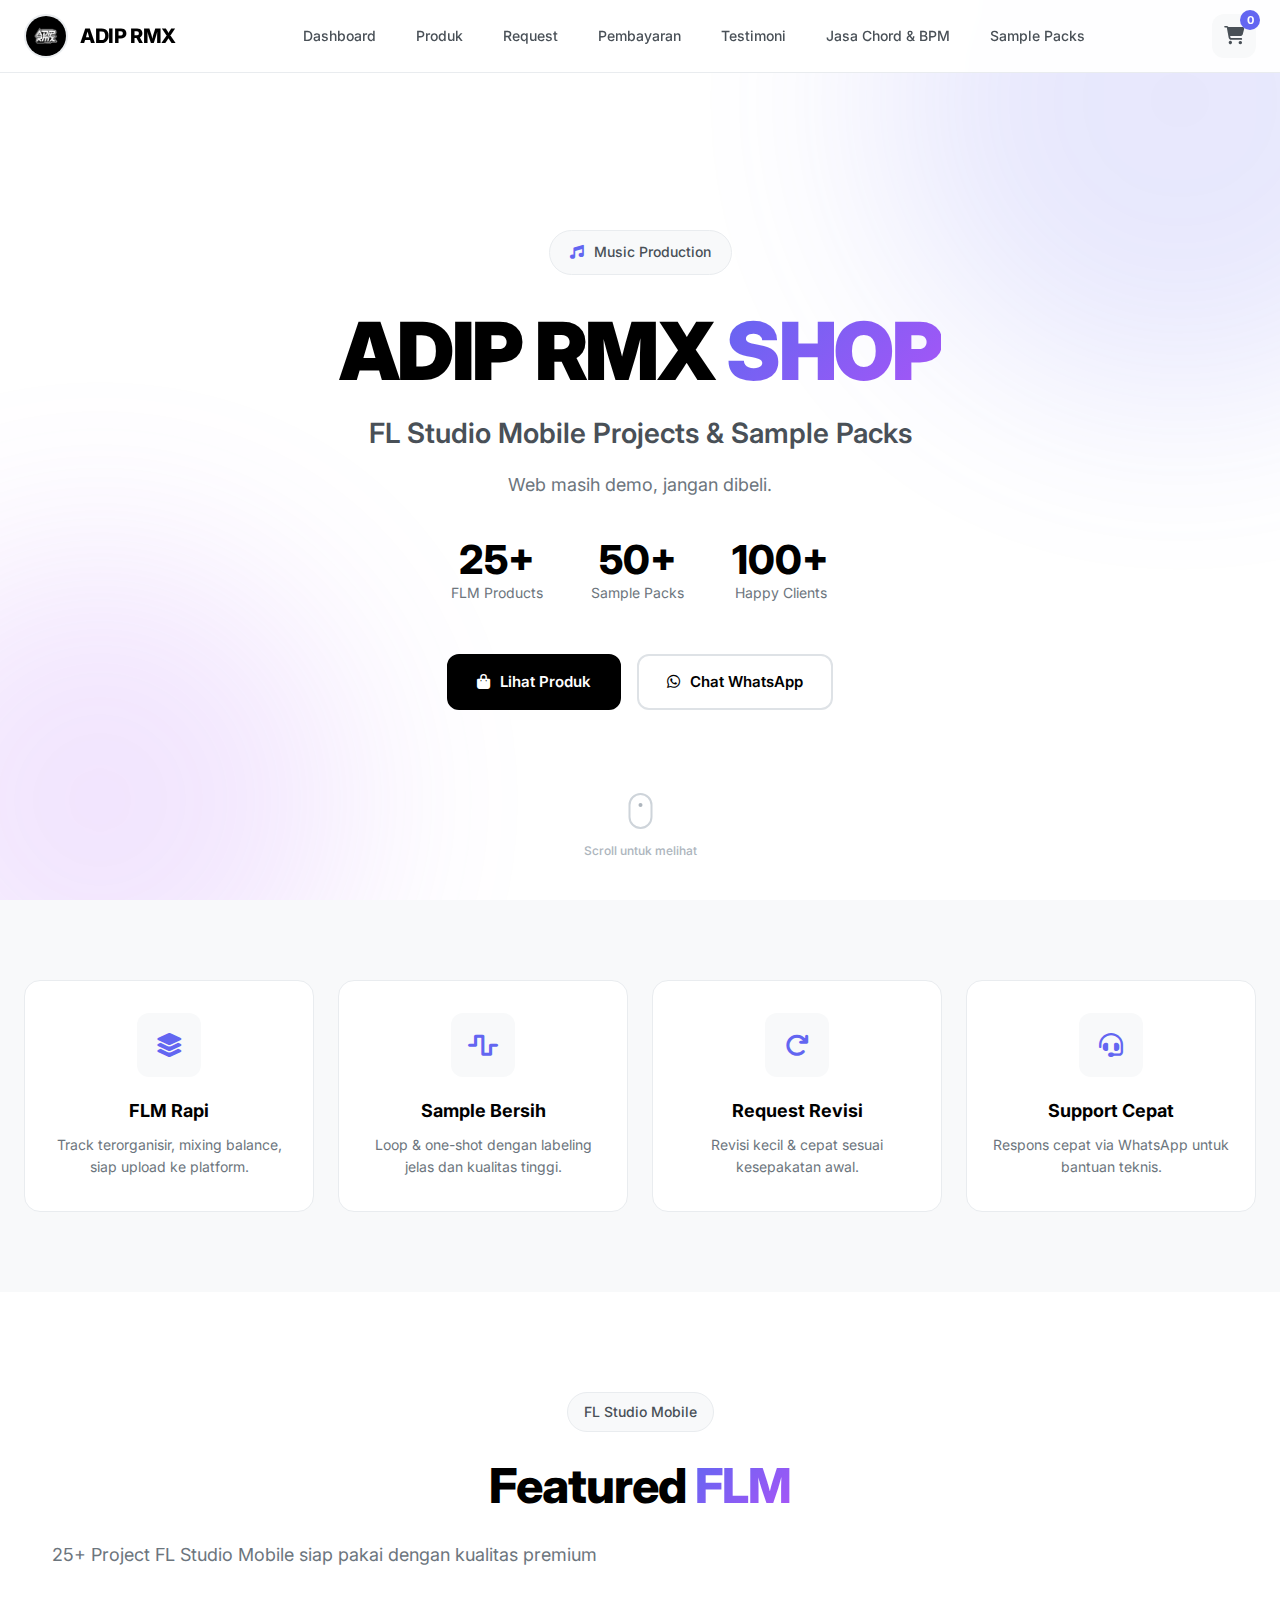
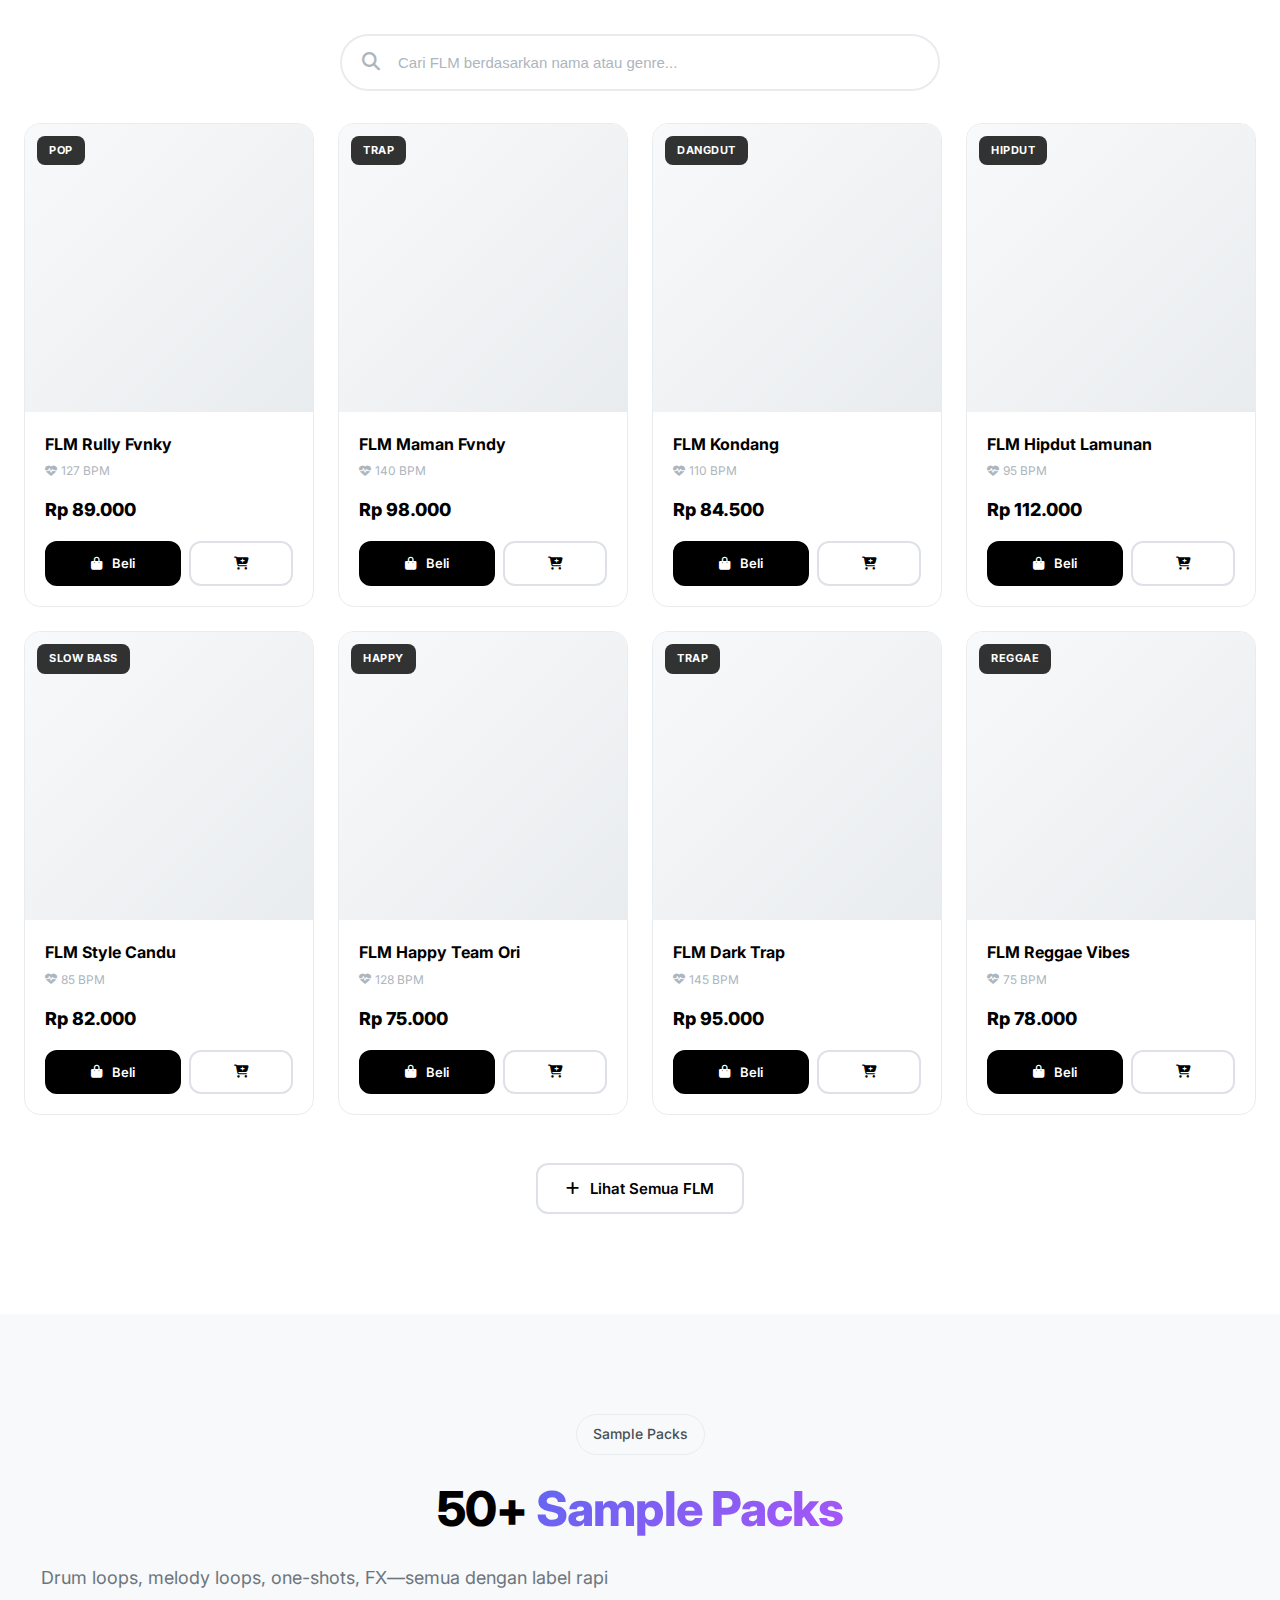
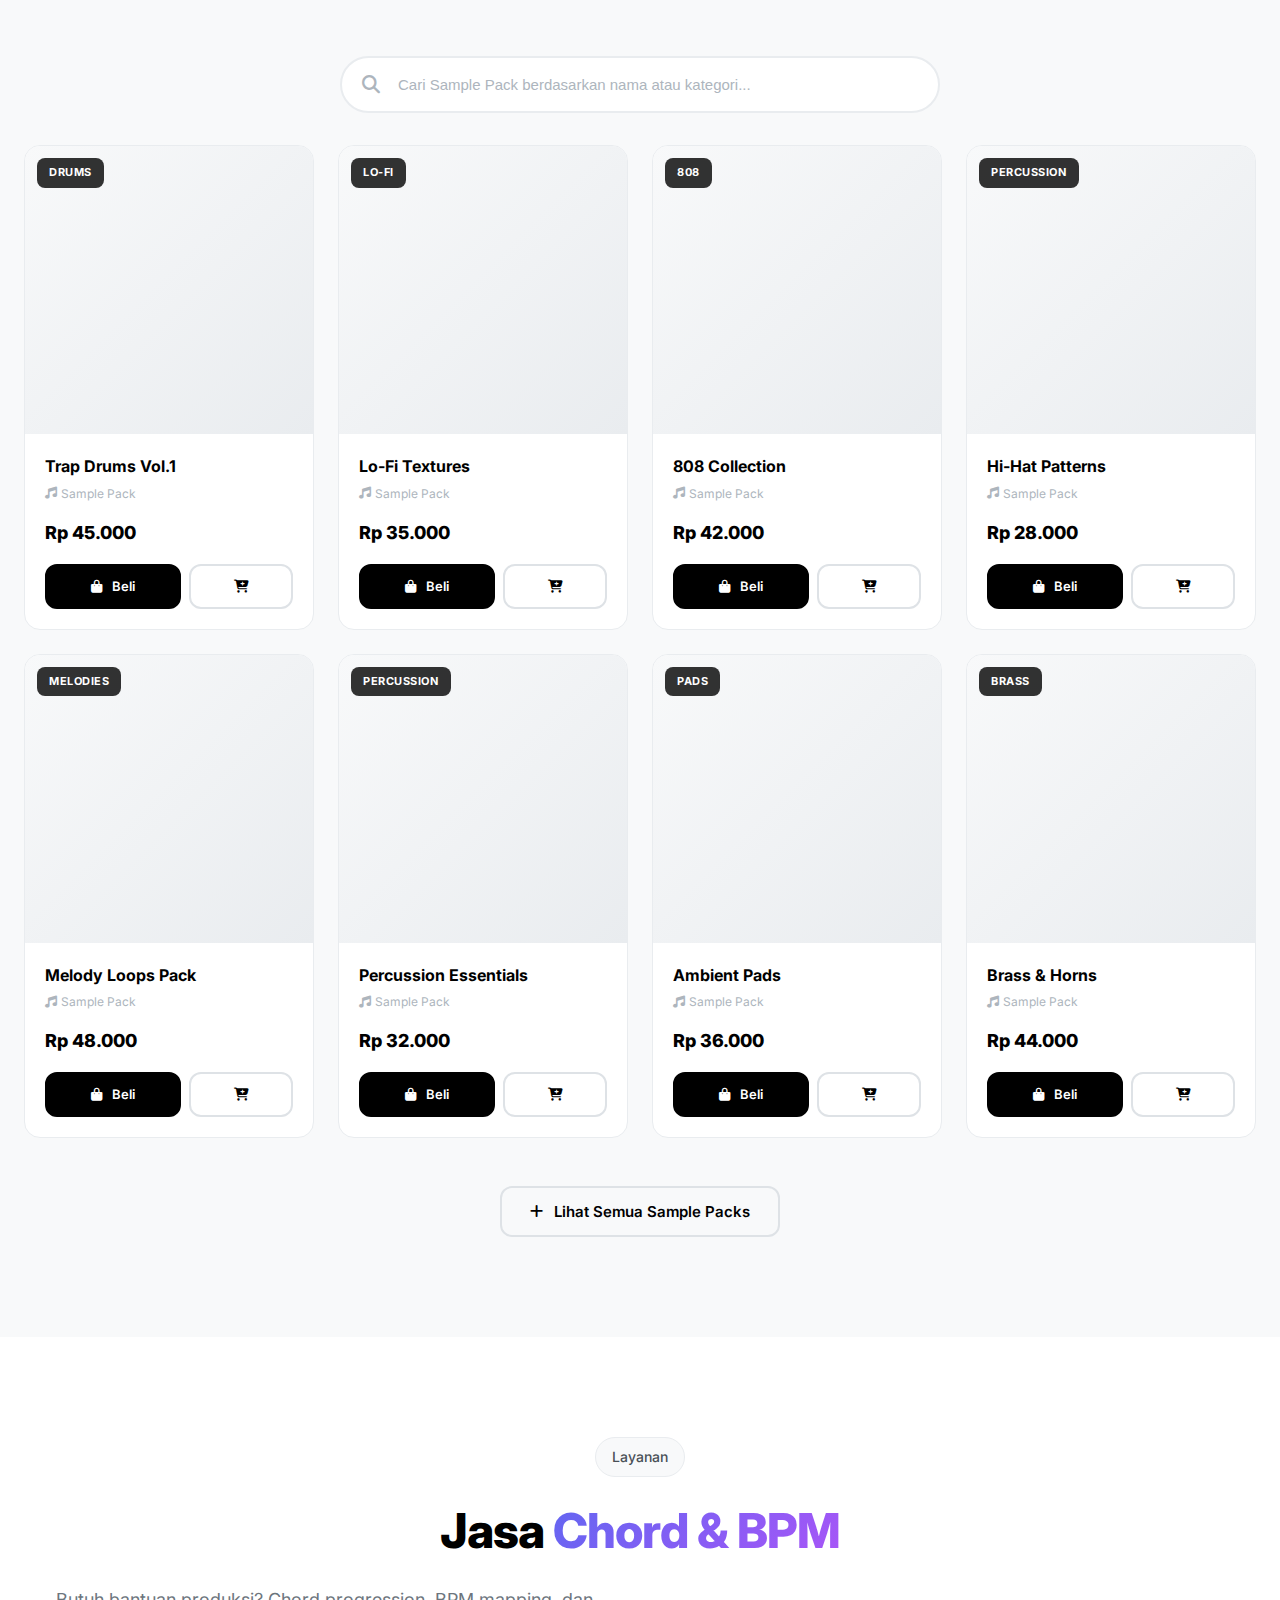
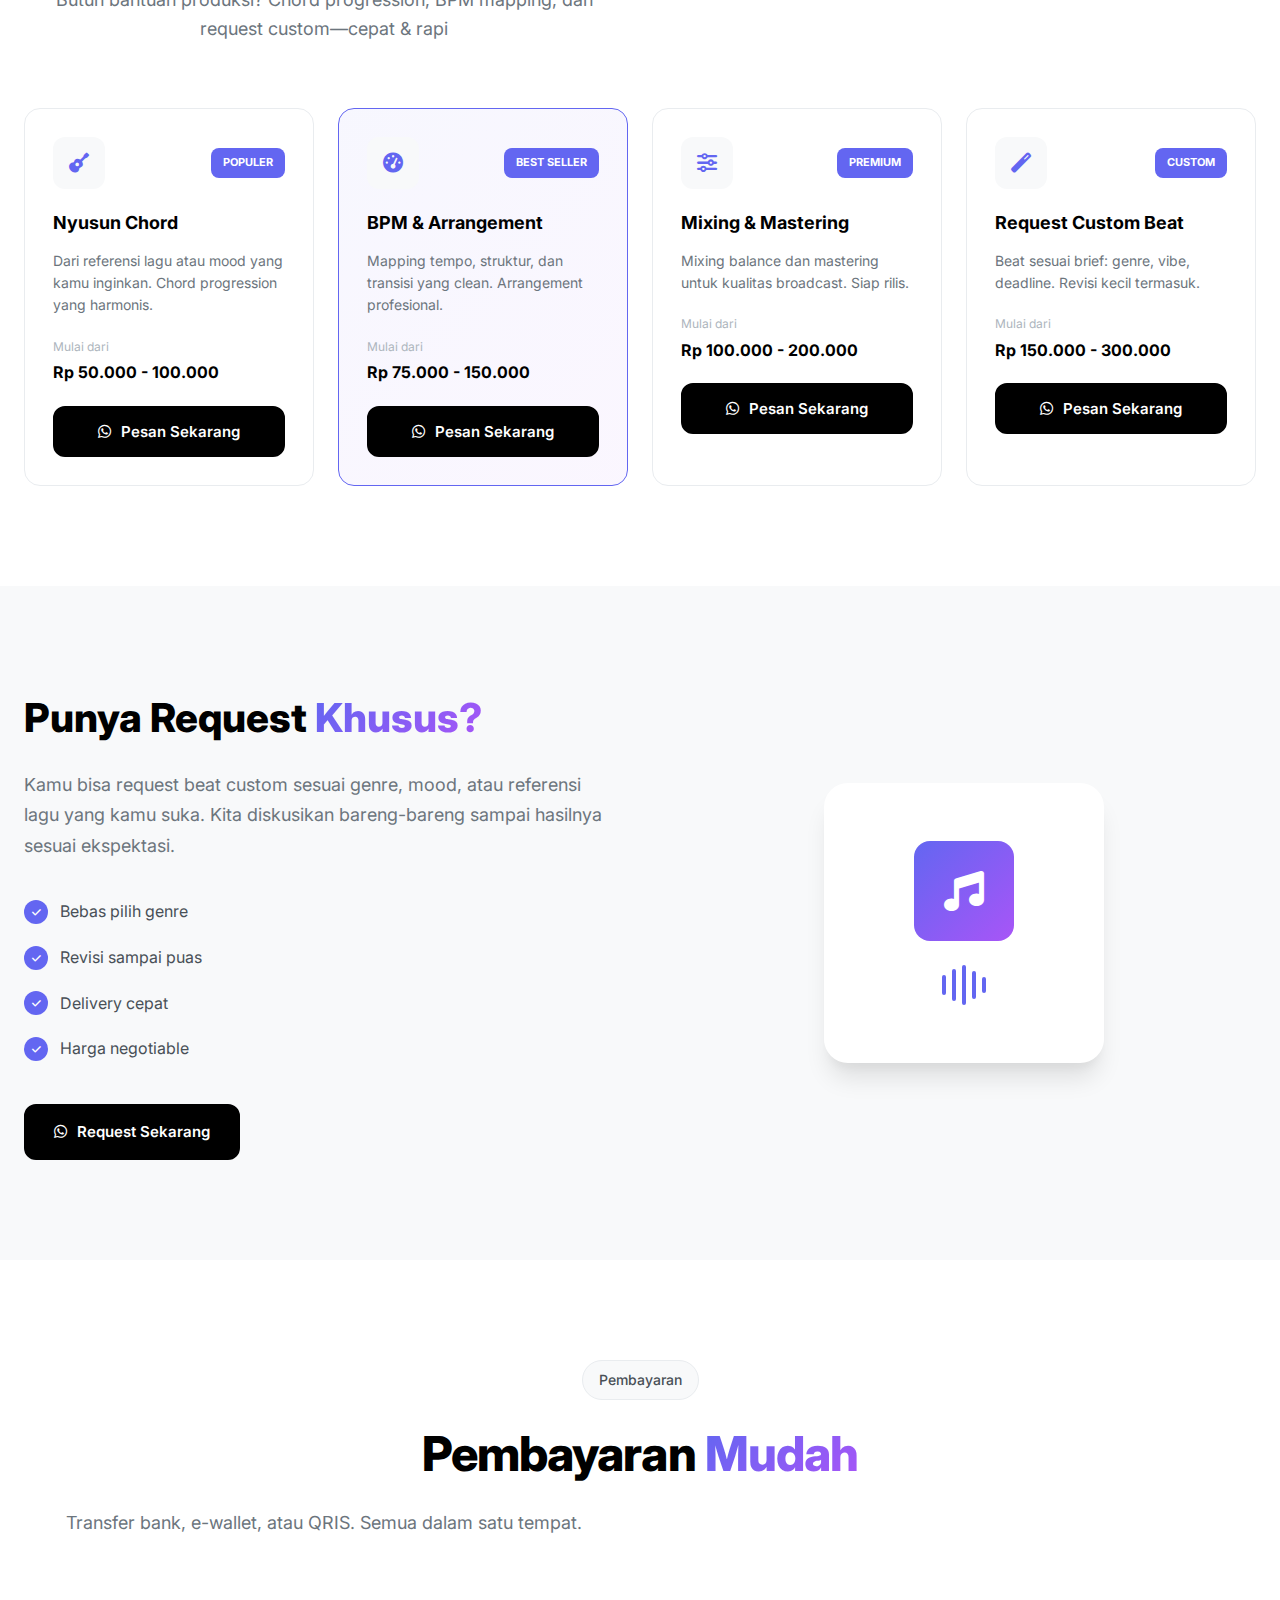
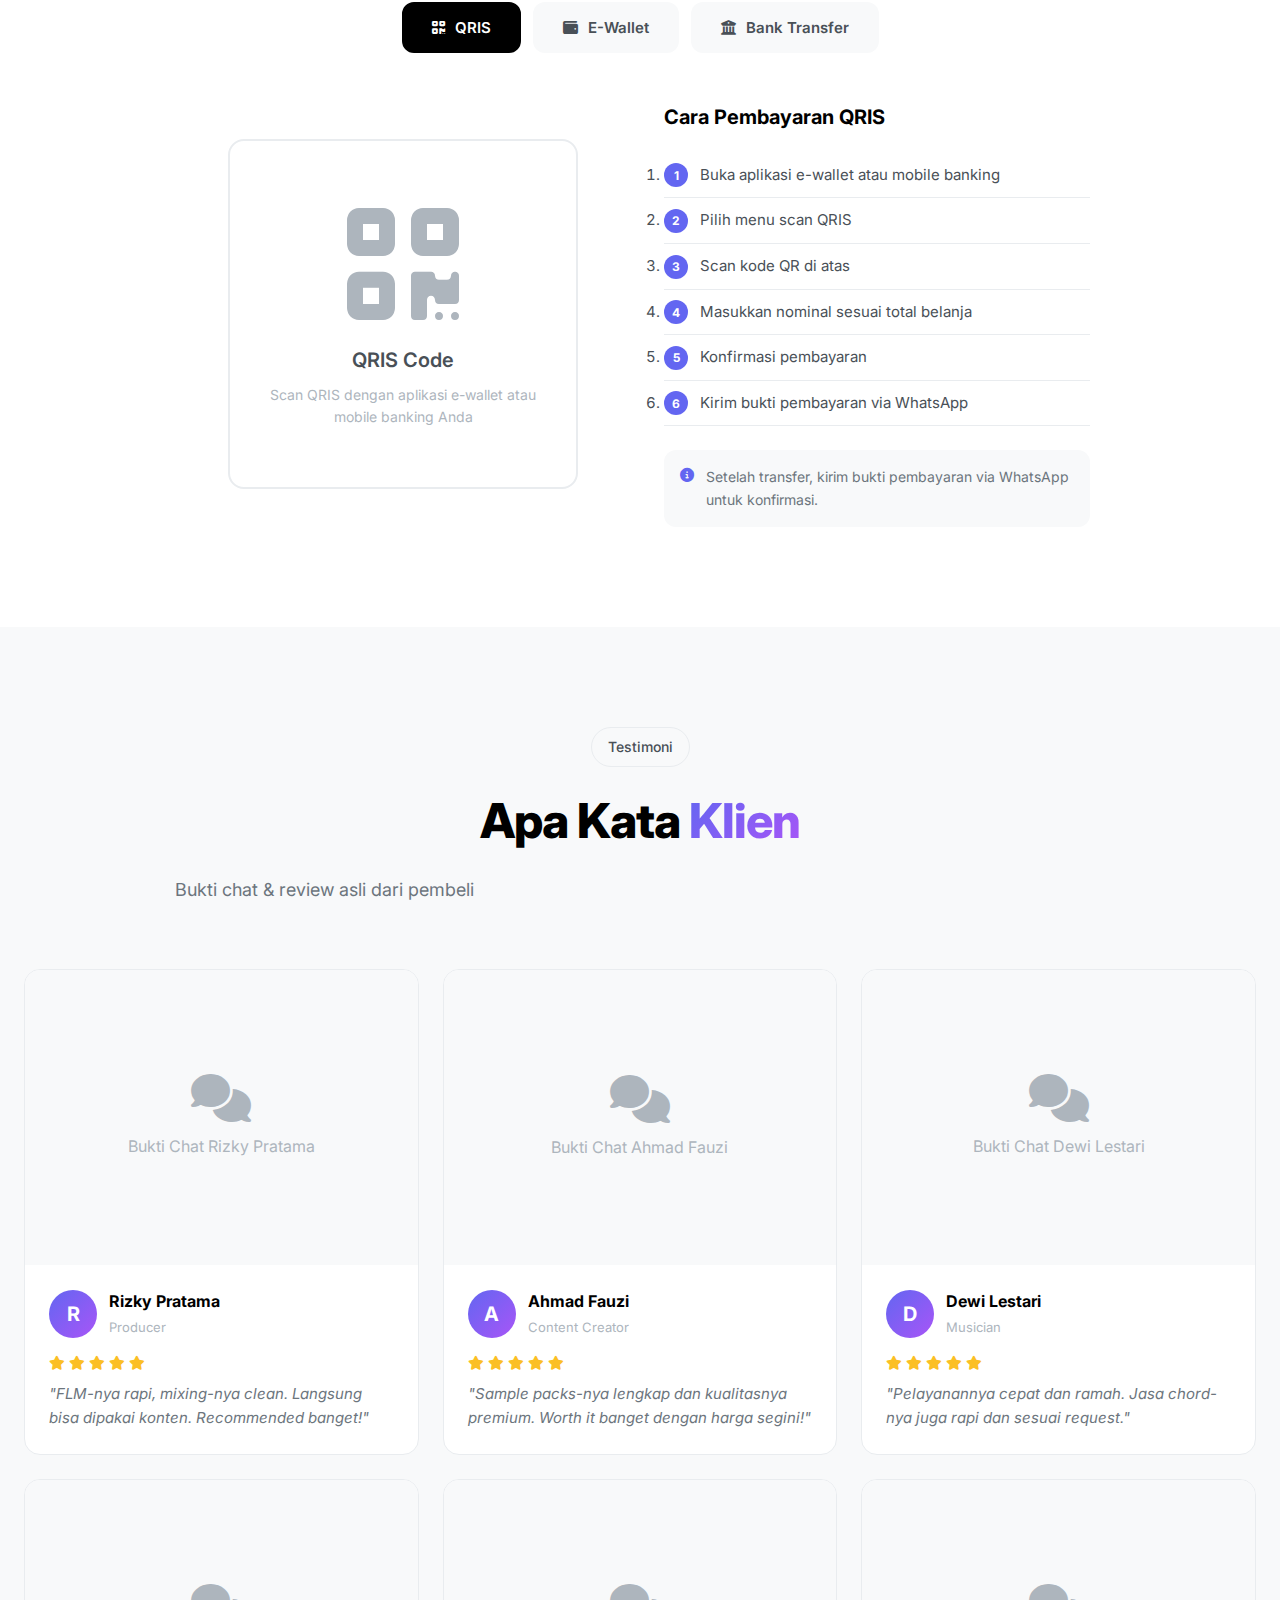
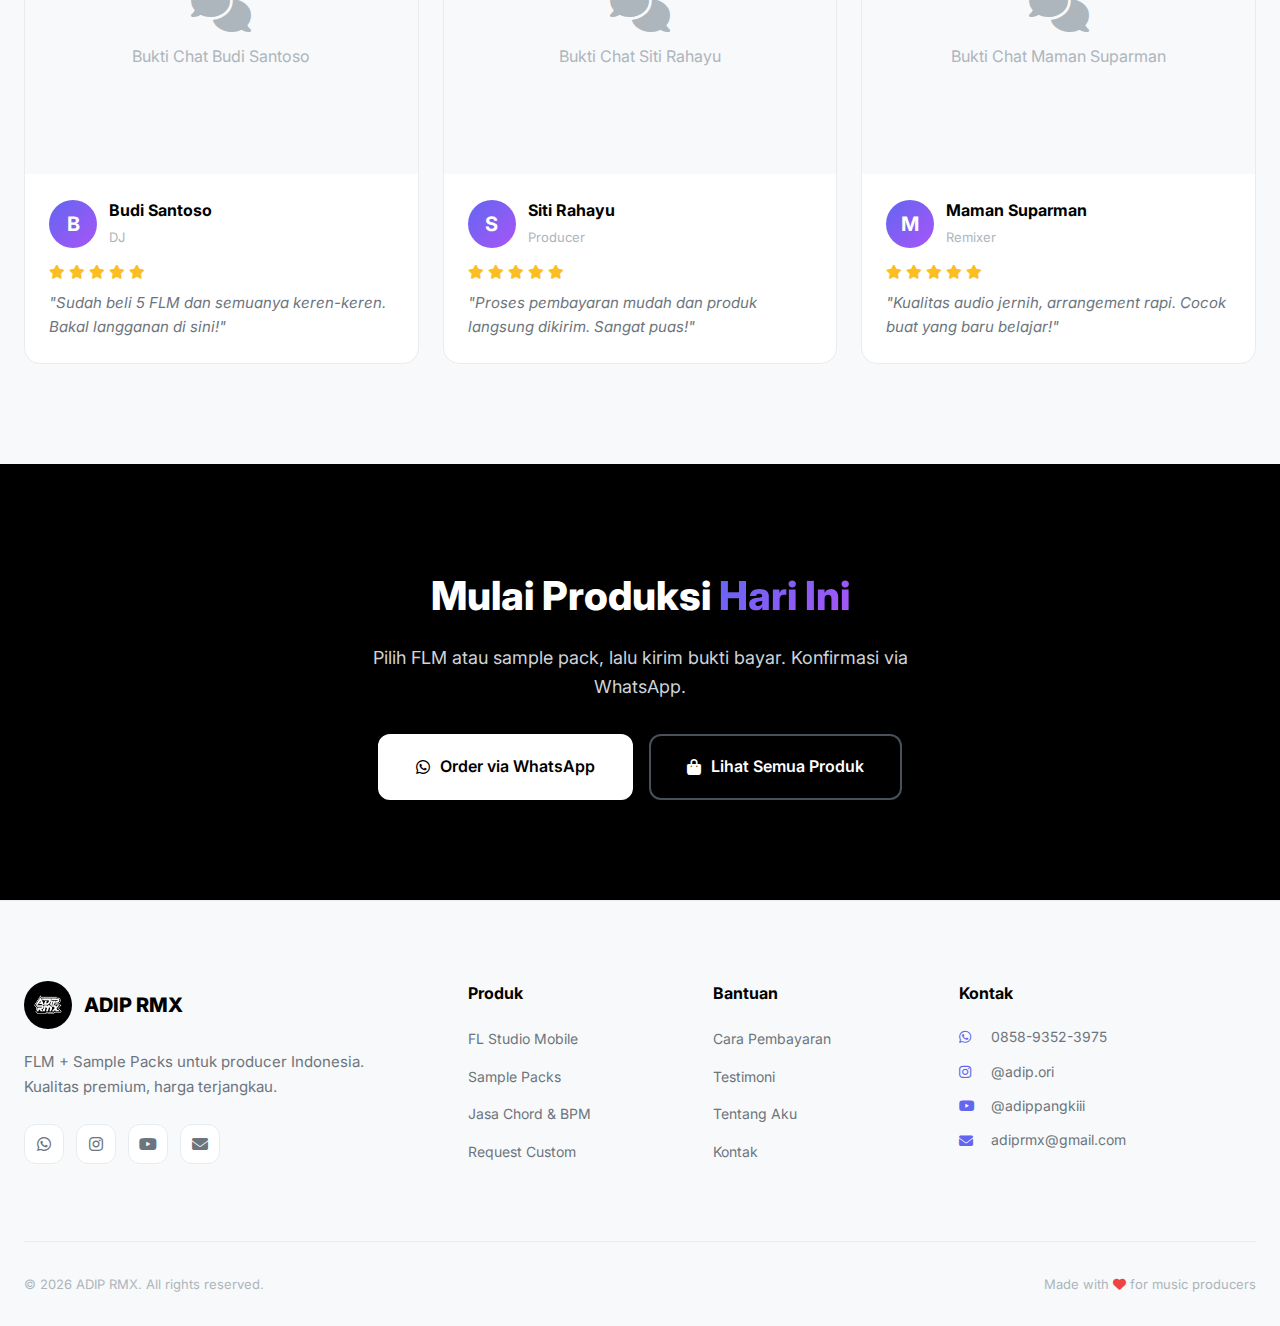
<file: index.html>
<!DOCTYPE html>
<html lang="id">
<head>
    <meta charset="UTF-8">
    <meta name="viewport" content="width=device-width, initial-scale=1.0">
    <title>ADIP RMX SHOP - FL Studio Mobile Projects & Sample Packs</title>
    <meta name="description" content="ADIP RMX SHOP - Jual FL Studio Mobile Projects dan Sample Packs berkualitas premium untuk producer Indonesia">
    
    <!-- Fonts -->
    <link rel="preconnect" href="https://fonts.googleapis.com">
    <link rel="preconnect" href="https://fonts.gstatic.com" crossorigin>
    <link href="https://fonts.googleapis.com/css2?family=Inter:wght@300;400;500;600;700;800;900&display=swap" rel="stylesheet">
    
    <!-- Icons -->
    <link rel="stylesheet" href="https://cdnjs.cloudflare.com/ajax/libs/font-awesome/6.4.0/css/all.min.css">
    
    <!-- Styles -->
    <link rel="stylesheet" href="css/style.css">

    <!-- Web Icon -->
    <link rel="icon" href="images/favicon.ico" type="image/x-icon">
</head>
<body>
    <!-- Navigation -->
    <nav class="navbar" id="navbar">
        <div class="nav-container">
            <a href="about.html" class="nav-logo">
                <img src="images/logo.png" alt="ADIP RMX Logo" class="logo-img">
                <span class="logo-text">ADIP RMX</span>
            </a>
            
            <button class="nav-toggle" id="navToggle">
                <i class="fas fa-bars"></i>
            </button>
            
            <ul class="nav-menu" id="navMenu">
                <li><a href="#dashboard" class="nav-link">Dashboard</a></li>
                <li><a href="#produk" class="nav-link">Produk</a></li>
                <li><a href="#request" class="nav-link">Request</a></li>
                <li><a href="#pembayaran" class="nav-link">Pembayaran</a></li>
                <li><a href="#testimoni" class="nav-link">Testimoni</a></li>
                <li><a href="#chord-bpm" class="nav-link">Jasa Chord & BPM</a></li>
                <li><a href="#sample-packs" class="nav-link">Sample Packs</a></li>
            </ul>
            
            <div class="nav-actions">
                <button class="cart-btn" id="cartBtn">
                    <i class="fas fa-shopping-cart"></i>
                    <span class="cart-count" id="cartCount">0</span>
                </button>
            </div>
        </div>
    </nav>

    <!-- Hero Section -->
    <section class="hero" id="dashboard">
        <div class="hero-bg">
            <div class="gradient-orb orb-1"></div>
            <div class="gradient-orb orb-2"></div>
        </div>
        <div class="container">
            <div class="hero-content">
                <div class="hero-badge">
                    <i class="fas fa-music"></i>
                    <span>Music Production</span>
                </div>
                <h1 class="hero-title">
                    ADIP RMX <span class="gradient-text">SHOP</span>
                </h1>
                <p class="hero-subtitle">
                    FL Studio Mobile Projects & Sample Packs
                </p>
                <p class="hero-description">
                    Web masih demo, jangan dibeli.
                </p>
                
                <div class="hero-stats">
                    <div class="stat-item">
                        <span class="stat-number">25+</span>
                        <span class="stat-label">FLM Products</span>
                    </div>
                    <div class="stat-item">
                        <span class="stat-number">50+</span>
                        <span class="stat-label">Sample Packs</span>
                    </div>
                    <div class="stat-item">
                        <span class="stat-number">100+</span>
                        <span class="stat-label">Happy Clients</span>
                    </div>
                </div>
                
                <div class="hero-buttons">
                    <a href="#produk" class="btn btn-primary">
                        <i class="fas fa-shopping-bag"></i>
                        Lihat Produk
                    </a>
                    <a href="https://wa.me/6285893523975" target="_blank" class="btn btn-outline">
                        <i class="fab fa-whatsapp"></i>
                        Chat WhatsApp
                    </a>
                </div>
            </div>
        </div>
        
        <div class="scroll-indicator">
            <div class="mouse">
                <div class="wheel"></div>
            </div>
            <span>Scroll untuk melihat</span>
        </div>
    </section>

    <!-- Features Section -->
    <section class="features">
        <div class="container">
            <div class="features-grid">
                <div class="feature-card">
                    <div class="feature-icon">
                        <i class="fas fa-layer-group"></i>
                    </div>
                    <h3>FLM Rapi</h3>
                    <p>Track terorganisir, mixing balance, siap upload ke platform.</p>
                </div>
                <div class="feature-card">
                    <div class="feature-icon">
                        <i class="fas fa-wave-square"></i>
                    </div>
                    <h3>Sample Bersih</h3>
                    <p>Loop & one-shot dengan labeling jelas dan kualitas tinggi.</p>
                </div>
                <div class="feature-card">
                    <div class="feature-icon">
                        <i class="fas fa-redo"></i>
                    </div>
                    <h3>Request Revisi</h3>
                    <p>Revisi kecil & cepat sesuai kesepakatan awal.</p>
                </div>
                <div class="feature-card">
                    <div class="feature-icon">
                        <i class="fas fa-headset"></i>
                    </div>
                    <h3>Support Cepat</h3>
                    <p>Respons cepat via WhatsApp untuk bantuan teknis.</p>
                </div>
            </div>
        </div>
    </section>

    <!-- FLM Products Section -->
    <section class="products" id="produk">
        <div class="container">
            <div class="section-header">
                <span class="section-badge">FL Studio Mobile</span>
                <h2 class="section-title">Featured <span class="gradient-text">FLM</span></h2>
                <p class="section-description">25+ Project FL Studio Mobile siap pakai dengan kualitas premium</p>
            </div>
            
            <!-- Search Bar FLM -->
            <div class="search-container">
                <div class="search-box">
                    <i class="fas fa-search"></i>
                    <input type="text" id="searchFlm" placeholder="Cari FLM berdasarkan nama atau genre...">
                    <button class="search-clear" id="clearSearchFlm"><i class="fas fa-times"></i></button>
                </div>
            </div>
            
            <div class="products-grid" id="flmProducts">
                <!-- FLM Products will be loaded by JavaScript -->
            </div>
            
            <div class="section-footer">
                <button class="btn btn-outline" id="loadMoreFlm">
                    <i class="fas fa-plus"></i>
                    Lihat Semua FLM
                </button>
            </div>
        </div>
    </section>

    <!-- Sample Packs Section -->
    <section class="products sample-packs" id="sample-packs">
        <div class="container">
            <div class="section-header">
                <span class="section-badge">Sample Packs</span>
                <h2 class="section-title">50+ <span class="gradient-text">Sample Packs</span></h2>
                <p class="section-description">Drum loops, melody loops, one-shots, FX—semua dengan label rapi</p>
            </div>
            
            <!-- Search Bar Sample Packs -->
            <div class="search-container">
                <div class="search-box">
                    <i class="fas fa-search"></i>
                    <input type="text" id="searchSample" placeholder="Cari Sample Pack berdasarkan nama atau kategori...">
                    <button class="search-clear" id="clearSearchSample"><i class="fas fa-times"></i></button>
                </div>
            </div>
            
            <div class="products-grid" id="sampleProducts">
                <!-- Sample Packs will be loaded by JavaScript -->
            </div>
            
            <div class="section-footer">
                <button class="btn btn-outline" id="loadMoreSample">
                    <i class="fas fa-plus"></i>
                    Lihat Semua Sample Packs
                </button>
            </div>
        </div>
    </section>

    <!-- Jasa Chord & BPM Section -->
    <section class="services" id="chord-bpm">
        <div class="container">
            <div class="section-header">
                <span class="section-badge">Layanan</span>
                <h2 class="section-title">Jasa <span class="gradient-text">Chord & BPM</span></h2>
                <p class="section-description">Butuh bantuan produksi? Chord progression, BPM mapping, dan request custom—cepat & rapi</p>
            </div>
            
            <div class="services-grid">
                <div class="service-card">
                    <div class="service-header">
                        <div class="service-icon">
                            <i class="fas fa-guitar"></i>
                        </div>
                        <span class="service-tag">Populer</span>
                    </div>
                    <h3>Nyusun Chord</h3>
                    <p>Dari referensi lagu atau mood yang kamu inginkan. Chord progression yang harmonis.</p>
                    <div class="service-price">
                        <span class="price-label">Mulai dari</span>
                        <span class="price-value">Rp 50.000 - 100.000</span>
                    </div>
                    <button class="btn btn-primary btn-full" onclick="orderService('Nyusun Chord')">
                        <i class="fab fa-whatsapp"></i>
                        Pesan Sekarang
                    </button>
                </div>
                
                <div class="service-card featured">
                    <div class="service-header">
                        <div class="service-icon">
                            <i class="fas fa-tachometer-alt"></i>
                        </div>
                        <span class="service-tag">Best Seller</span>
                    </div>
                    <h3>BPM & Arrangement</h3>
                    <p>Mapping tempo, struktur, dan transisi yang clean. Arrangement profesional.</p>
                    <div class="service-price">
                        <span class="price-label">Mulai dari</span>
                        <span class="price-value">Rp 75.000 - 150.000</span>
                    </div>
                    <button class="btn btn-primary btn-full" onclick="orderService('BPM & Arrangement')">
                        <i class="fab fa-whatsapp"></i>
                        Pesan Sekarang
                    </button>
                </div>
                
                <div class="service-card">
                    <div class="service-header">
                        <div class="service-icon">
                            <i class="fas fa-sliders-h"></i>
                        </div>
                        <span class="service-tag">Premium</span>
                    </div>
                    <h3>Mixing & Mastering</h3>
                    <p>Mixing balance dan mastering untuk kualitas broadcast. Siap rilis.</p>
                    <div class="service-price">
                        <span class="price-label">Mulai dari</span>
                        <span class="price-value">Rp 100.000 - 200.000</span>
                    </div>
                    <button class="btn btn-primary btn-full" onclick="orderService('Mixing & Mastering')">
                        <i class="fab fa-whatsapp"></i>
                        Pesan Sekarang
                    </button>
                </div>
                
                <div class="service-card">
                    <div class="service-header">
                        <div class="service-icon">
                            <i class="fas fa-magic"></i>
                        </div>
                        <span class="service-tag">Custom</span>
                    </div>
                    <h3>Request Custom Beat</h3>
                    <p>Beat sesuai brief: genre, vibe, deadline. Revisi kecil termasuk.</p>
                    <div class="service-price">
                        <span class="price-label">Mulai dari</span>
                        <span class="price-value">Rp 150.000 - 300.000</span>
                    </div>
                    <button class="btn btn-primary btn-full" onclick="orderService('Request Custom Beat')">
                        <i class="fab fa-whatsapp"></i>
                        Pesan Sekarang
                    </button>
                </div>
            </div>
        </div>
    </section>

    <!-- Request Section -->
    <section class="request-section" id="request">
        <div class="container">
            <div class="request-content">
                <div class="request-text">
                    <h2>Punya Request <span class="gradient-text">Khusus?</span></h2>
                    <p>Kamu bisa request beat custom sesuai genre, mood, atau referensi lagu yang kamu suka. Kita diskusikan bareng-bareng sampai hasilnya sesuai ekspektasi.</p>
                    <ul class="request-list">
                        <li><i class="fas fa-check"></i> Bebas pilih genre</li>
                        <li><i class="fas fa-check"></i> Revisi sampai puas</li>
                        <li><i class="fas fa-check"></i> Delivery cepat</li>
                        <li><i class="fas fa-check"></i> Harga negotiable</li>
                    </ul>
                    <a href="https://wa.me/6285893523975?text=Halo%20ADIP%20RMX,%20saya%20mau%20request%20custom%20beat" target="_blank" class="btn btn-primary">
                        <i class="fab fa-whatsapp"></i>
                        Request Sekarang
                    </a>
                </div>
                <div class="request-visual">
                    <div class="visual-card">
                        <div class="visual-icon">
                            <i class="fas fa-music"></i>
                        </div>
                        <div class="visual-waves">
                            <span></span><span></span><span></span><span></span><span></span>
                        </div>
                    </div>
                </div>
            </div>
        </div>
    </section>

    <!-- Pembayaran Section -->
    <section class="payment" id="pembayaran">
        <div class="container">
            <div class="section-header">
                <span class="section-badge">Pembayaran</span>
                <h2 class="section-title">Pembayaran <span class="gradient-text">Mudah</span></h2>
                <p class="section-description">Transfer bank, e-wallet, atau QRIS. Semua dalam satu tempat.</p>
            </div>
            
            <div class="payment-tabs">
                <button class="tab-btn active" data-tab="qris">
                    <i class="fas fa-qrcode"></i>
                    QRIS
                </button>
                <button class="tab-btn" data-tab="ewallet">
                    <i class="fas fa-wallet"></i>
                    E-Wallet
                </button>
                <button class="tab-btn" data-tab="bank">
                    <i class="fas fa-university"></i>
                    Bank Transfer
                </button>
            </div>
            
            <div class="payment-content">
                <!-- QRIS Tab -->
                <div class="tab-panel active" id="qris-panel">
                    <div class="qris-container">
                        <div class="qris-code">
                            <div class="qris-placeholder">
                                <i class="fas fa-qrcode"></i>
                                <span>QRIS Code</span>
                                <p>Scan QRIS dengan aplikasi e-wallet atau mobile banking Anda</p>
                            </div>
                        </div>
                        <div class="qris-info">
                            <h3>Cara Pembayaran QRIS</h3>
                            <ol>
                                <li>Buka aplikasi e-wallet atau mobile banking</li>
                                <li>Pilih menu scan QRIS</li>
                                <li>Scan kode QR di atas</li>
                                <li>Masukkan nominal sesuai total belanja</li>
                                <li>Konfirmasi pembayaran</li>
                                <li>Kirim bukti pembayaran via WhatsApp</li>
                            </ol>
                            <div class="qris-note">
                                <i class="fas fa-info-circle"></i>
                                <span>Setelah transfer, kirim bukti pembayaran via WhatsApp untuk konfirmasi.</span>
                            </div>
                        </div>
                    </div>
                </div>
                
                <!-- E-Wallet Tab -->
                <div class="tab-panel" id="ewallet-panel">
                    <div class="ewallet-grid">
                        <div class="ewallet-card">
                            <div class="ewallet-logo">
                                <img src="images/dana.png" alt="DANA">
                            </div>
                            <div class="ewallet-info">
                                <h4>DANA</h4>
                                <p class="account-number">0858-9352-3975</p>
                                <p class="account-name">a.n. Nadhif Aslam</p>
                            </div>
                            <button class="copy-btn" onclick="copyToClipboard('085893523975')">
                                <i class="fas fa-copy"></i>
                            </button>
                        </div>
                        
                        <div class="ewallet-card">
                            <div class="ewallet-logo">
                                <img src="images/gopay.png" alt="GoPay">
                            </div>
                            <div class="ewallet-info">
                                <h4>GoPay</h4>
                                <p class="account-number">0858-9352-3975</p>
                                <p class="account-name">a.n. Nadhif Aslam</p>
                            </div>
                            <button class="copy-btn" onclick="copyToClipboard('085893523975')">
                                <i class="fas fa-copy"></i>
                            </button>
                        </div>
                        
                        <div class="ewallet-card">
                            <div class="ewallet-logo">
                                <img src="images/ovo.png" alt="OVO">
                            </div>
                            <div class="ewallet-info">
                                <h4>OVO</h4>
                                <p class="account-number">0858-9352-3975</p>
                                <p class="account-name">a.n. Nadhif Aslam</p>
                            </div>
                            <button class="copy-btn" onclick="copyToClipboard('085893523975')">
                                <i class="fas fa-copy"></i>
                            </button>
                        </div>
                        
                        <div class="ewallet-card">
                            <div class="ewallet-logo">
                                <img src="images/shopeepay.png" alt="ShopeePay">
                            </div>
                            <div class="ewallet-info">
                                <h4>ShopeePay</h4>
                                <p class="account-number">0858-9352-3975</p>
                                <p class="account-name">a.n. Nadhif Aslam</p>
                            </div>
                            <button class="copy-btn" onclick="copyToClipboard('085893523975')">
                                <i class="fas fa-copy"></i>
                            </button>
                        </div>
                        
                        <div class="ewallet-card">
                            <div class="ewallet-logo">
                                <img src="images/linkaja.png" alt="LinkAja">
                            </div>
                            <div class="ewallet-info">
                                <h4>LinkAja</h4>
                                <p class="account-number">0858-9352-3975</p>
                                <p class="account-name">a.n. Nadhif Aslam</p>
                            </div>
                            <button class="copy-btn" onclick="copyToClipboard('085893523975')">
                                <i class="fas fa-copy"></i>
                            </button>
                        </div>
                    </div>
                </div>
                
                <!-- Bank Tab -->
                <div class="tab-panel" id="bank-panel">
                    <div class="bank-grid">
                        <div class="bank-card">
                            <div class="bank-logo">
                                <img src="images/bca.png" alt="BCA">
                            </div>
                            <div class="bank-info">
                                <h4>Bank BCA</h4>
                                <p class="account-number">1234-5678-9012</p>
                                <p class="account-name">a.n. Nadhif Aslam</p>
                            </div>
                            <button class="copy-btn" onclick="copyToClipboard('123456789012')">
                                <i class="fas fa-copy"></i>
                            </button>
                        </div>
                        
                        <div class="bank-card">
                            <div class="bank-logo">
                                <img src="images/bri.png" alt="BRI">
                            </div>
                            <div class="bank-info">
                                <h4>Bank BRI</h4>
                                <p class="account-number">9876-5432-1098</p>
                                <p class="account-name">a.n. Nadhif Aslam</p>
                            </div>
                            <button class="copy-btn" onclick="copyToClipboard('987654321098')">
                                <i class="fas fa-copy"></i>
                            </button>
                        </div>
                        
                        <div class="bank-card">
                            <div class="bank-logo">
                                <img src="images/mandiri.png" alt="Mandiri">
                            </div>
                            <div class="bank-info">
                                <h4>Bank Mandiri</h4>
                                <p class="account-number">4567-8901-2345</p>
                                <p class="account-name">a.n. Nadhif Aslam</p>
                            </div>
                            <button class="copy-btn" onclick="copyToClipboard('456789012345')">
                                <i class="fas fa-copy"></i>
                            </button>
                        </div>
                    </div>
                </div>
            </div>
        </div>
    </section>

    <!-- Testimoni Section -->
    <section class="testimonials" id="testimoni">
        <div class="container">
            <div class="section-header">
                <span class="section-badge">Testimoni</span>
                <h2 class="section-title">Apa Kata <span class="gradient-text">Klien</span></h2>
                <p class="section-description">Bukti chat & review asli dari pembeli</p>
            </div>
            
            <div class="testimonials-grid" id="testimonialsGrid">
                <!-- Testimonials will be loaded by JavaScript -->
            </div>
        </div>
    </section>

    <!-- CTA Section -->
    <section class="cta">
        <div class="container">
            <div class="cta-content">
                <h2>Mulai Produksi <span class="gradient-text">Hari Ini</span></h2>
                <p>Pilih FLM atau sample pack, lalu kirim bukti bayar. Konfirmasi via WhatsApp.</p>
                <div class="cta-buttons">
                    <a href="https://wa.me/6285893523975" target="_blank" class="btn btn-primary btn-large">
                        <i class="fab fa-whatsapp"></i>
                        Order via WhatsApp
                    </a>
                    <a href="#produk" class="btn btn-outline btn-large">
                        <i class="fas fa-shopping-bag"></i>
                        Lihat Semua Produk
                    </a>
                </div>
            </div>
        </div>
    </section>

    <!-- Footer -->
    <footer class="footer">
        <div class="container">
            <div class="footer-grid">
                <div class="footer-brand">
                    <a href="index.html" class="footer-logo">
                        <img src="images/logo.png" alt="ADIP RMX Logo">
                        <span>ADIP RMX</span>
                    </a>
                    <p>FLM + Sample Packs untuk producer Indonesia. Kualitas premium, harga terjangkau.</p>
                    <div class="footer-social">
                        <a href="https://wa.me/6285893523975" target="_blank"><i class="fab fa-whatsapp"></i></a>
                        <a href="https://instagram.com/adip.ori" target="_blank"><i class="fab fa-instagram"></i></a>
                        <a href="https://youtube.com/@adippangkiii" target="_blank"><i class="fab fa-youtube"></i></a>
                        <a href="mailto:adiprmx@gmail.com"><i class="fas fa-envelope"></i></a>
                    </div>
                </div>
                
                <div class="footer-links">
                    <h4>Produk</h4>
                    <ul>
                        <li><a href="#produk">FL Studio Mobile</a></li>
                        <li><a href="#sample-packs">Sample Packs</a></li>
                        <li><a href="#chord-bpm">Jasa Chord & BPM</a></li>
                        <li><a href="#request">Request Custom</a></li>
                    </ul>
                </div>
                
                <div class="footer-links">
                    <h4>Bantuan</h4>
                    <ul>
                        <li><a href="#pembayaran">Cara Pembayaran</a></li>
                        <li><a href="#testimoni">Testimoni</a></li>
                        <li><a href="about.html">Tentang Aku</a></li>
                        <li><a href="https://wa.me/6285893523975">Kontak</a></li>
                    </ul>
                </div>
                
                <div class="footer-contact">
                    <h4>Kontak</h4>
                    <ul>
                        <li><i class="fab fa-whatsapp"></i> 0858-9352-3975</li>
                        <li><i class="fab fa-instagram"></i> @adip.ori</li>
                        <li><i class="fab fa-youtube"></i> @adippangkiii</li>
                        <li><i class="fas fa-envelope"></i> adiprmx@gmail.com</li>
                    </ul>
                </div>
            </div>
            
            <div class="footer-bottom">
                <p>&copy; 2026 ADIP RMX. All rights reserved.</p>
                <p>Made with <i class="fas fa-heart"></i> for music producers</p>
            </div>
        </div>
    </footer>

    <!-- Cart Modal -->
    <div class="cart-modal" id="cartModal">
        <div class="cart-overlay" id="cartOverlay"></div>
        <div class="cart-container">
            <div class="cart-header">
                <h3><i class="fas fa-shopping-cart"></i> Keranjang Belanja</h3>
                <button class="cart-close" id="cartClose">
                    <i class="fas fa-times"></i>
                </button>
            </div>
            <div class="cart-body" id="cartBody">
                <div class="cart-empty">
                    <i class="fas fa-shopping-basket"></i>
                    <p>Keranjang masih kosong</p>
                    <a href="#produk" class="btn btn-primary" onclick="closeCart()">Belanja Sekarang</a>
                </div>
            </div>
            <div class="cart-footer" id="cartFooter" style="display: none;">
                <div class="cart-total">
                    <span>Total:</span>
                    <span id="cartTotal">Rp 0</span>
                </div>
                <button class="btn btn-primary btn-full" id="checkoutBtn">
                    <i class="fab fa-whatsapp"></i>
                    Checkout via WhatsApp
                </button>
            </div>
        </div>
    </div>

    <!-- Audio Player -->
    <div class="audio-player" id="audioPlayer">
        <div class="player-info">
            <div class="player-wave">
                <span></span><span></span><span></span><span></span><span></span>
            </div>
            <span class="player-title" id="playerTitle">Preview</span>
        </div>
        <div class="player-controls">
            <button class="player-btn" id="playerPlayPause">
                <i class="fas fa-pause"></i>
            </button>
            <button class="player-btn" id="playerClose">
                <i class="fas fa-times"></i>
            </button>
        </div>
        <audio id="audioElement"></audio>
    </div>

    <!-- Toast Notification -->
    <div class="toast" id="toast">
        <i class="fas fa-check-circle"></i>
        <span id="toastMessage">Item ditambahkan ke keranjang</span>
    </div>

    <!-- Scripts -->
    <script src="js/data.js"></script>
    <script src="js/main.js"></script>
</body>
</html>
</file>
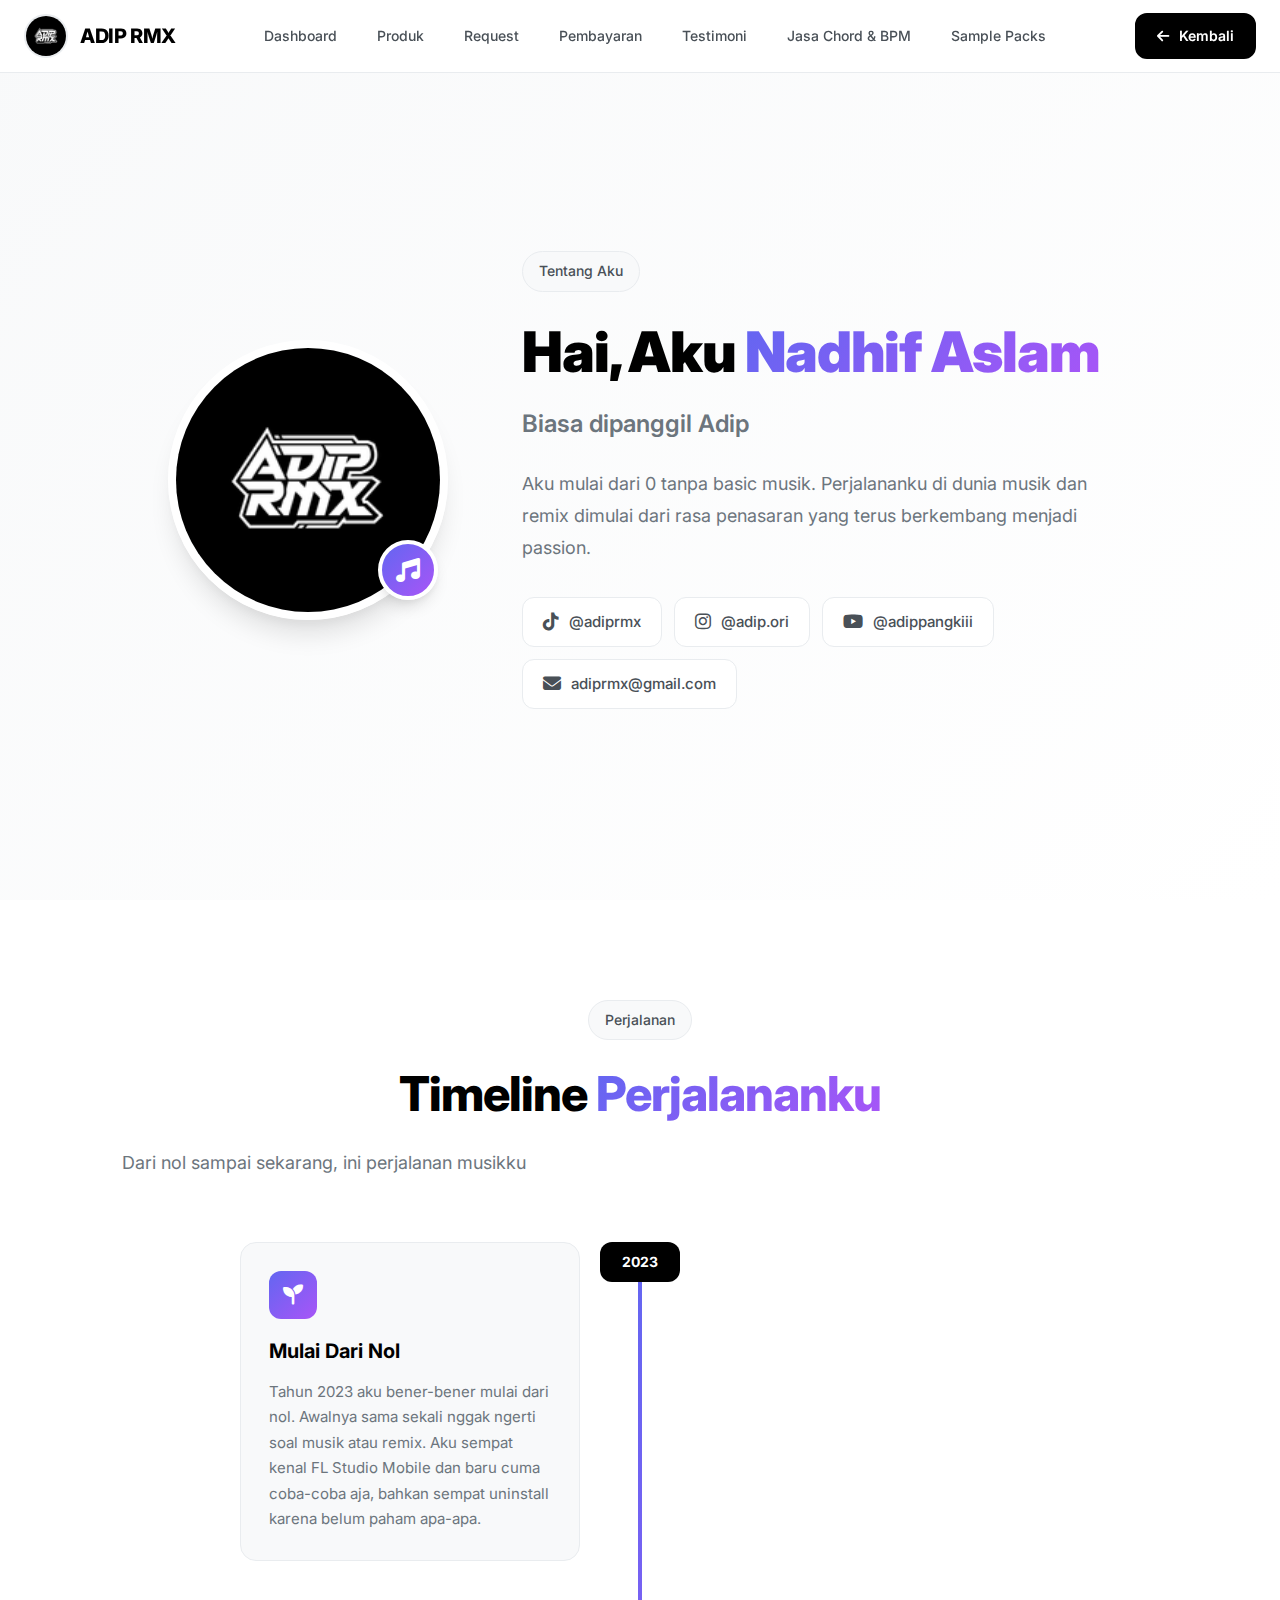
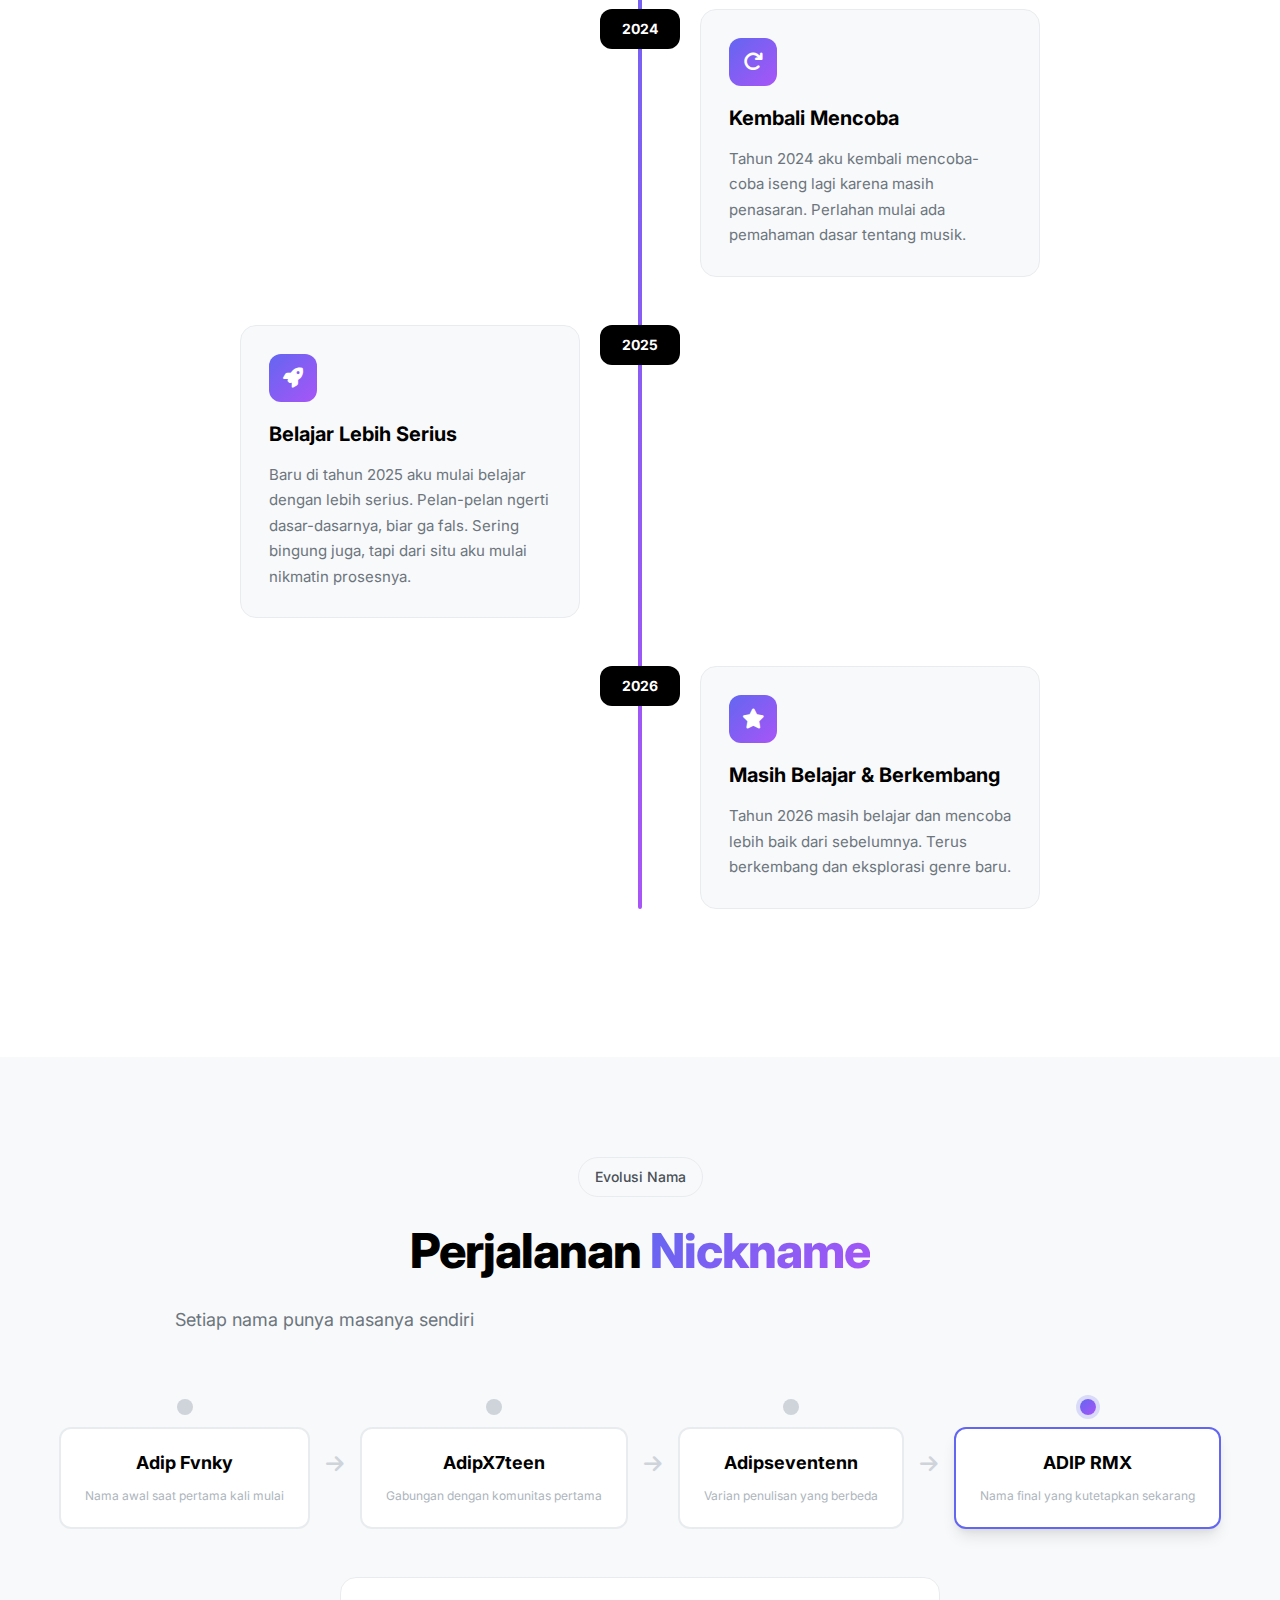
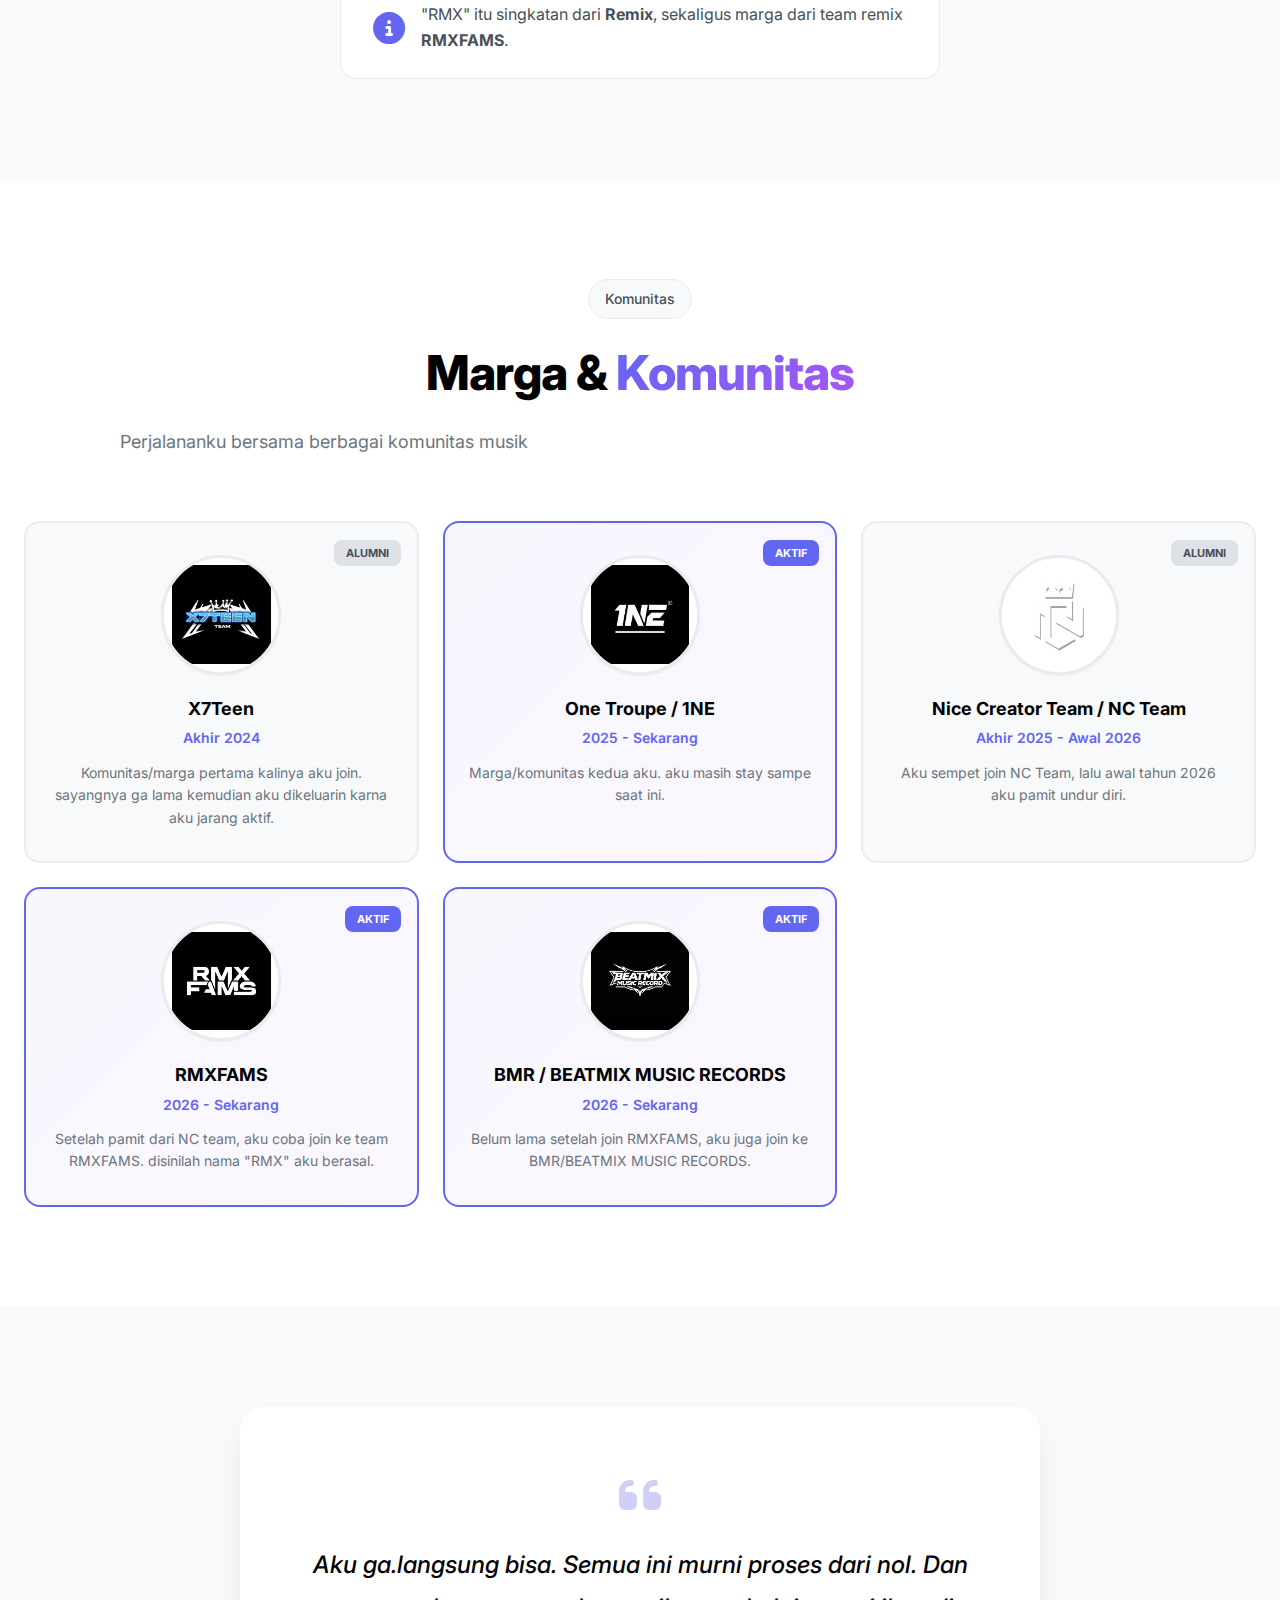
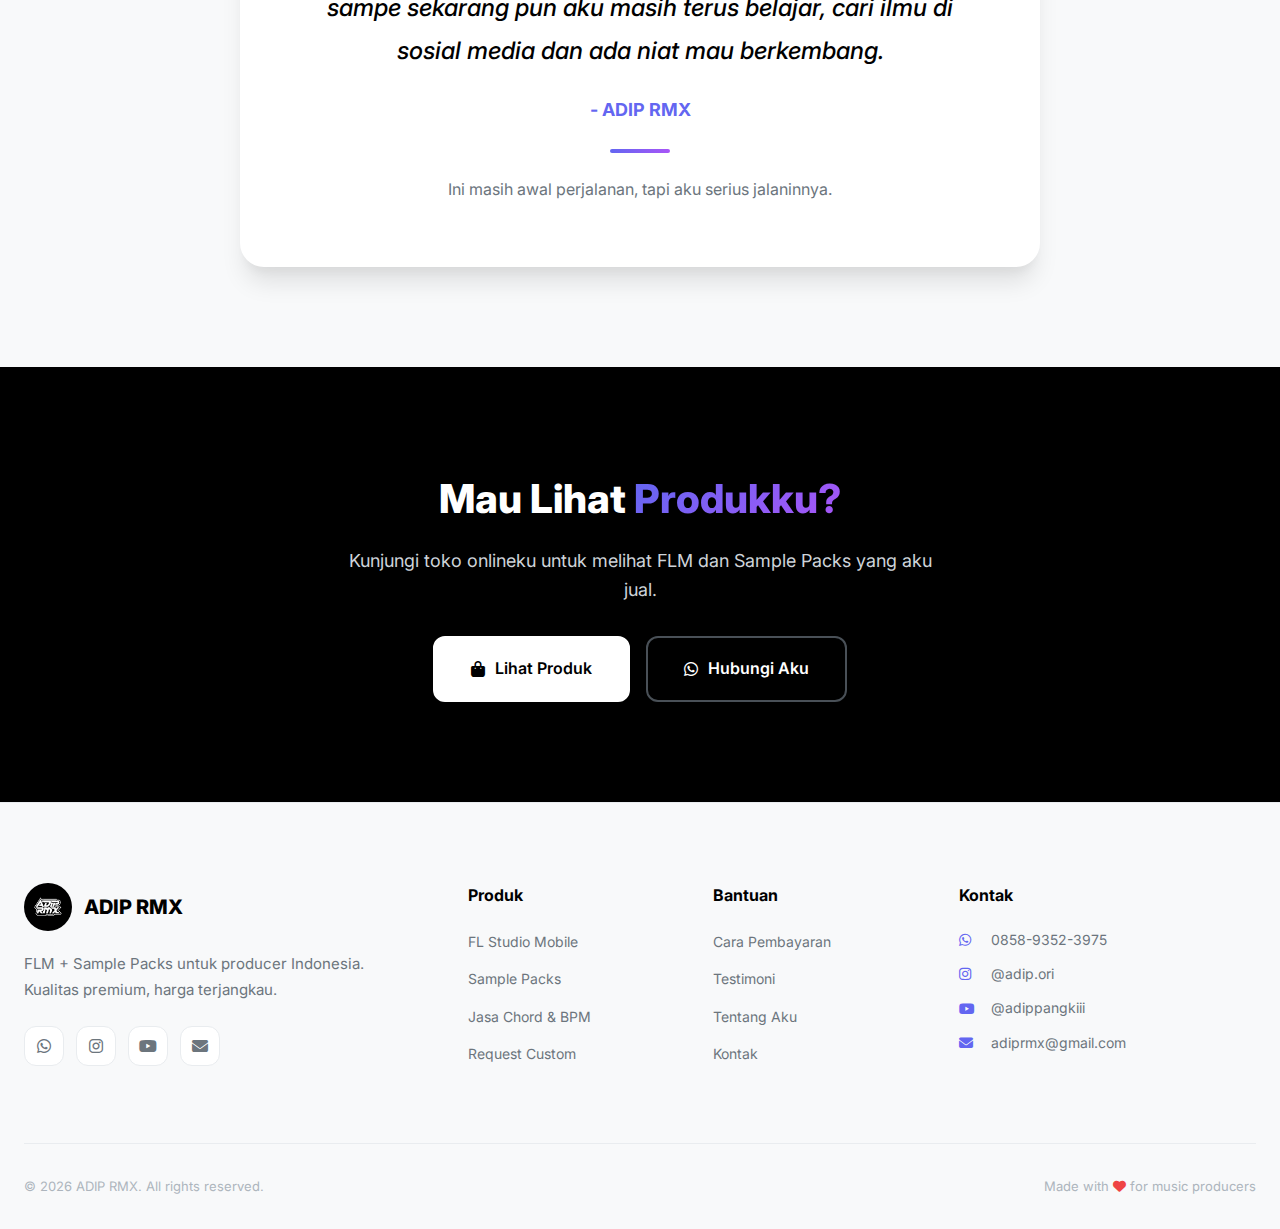
<file: about.html>
<!DOCTYPE html>
<html lang="id">
<head>
    <meta charset="UTF-8">
    <meta name="viewport" content="width=device-width, initial-scale=1.0">
    <title>Tentang ADIP RMX - Perjalanan Musikku</title>
    <meta name="description" content="Kenali Nadhif Aslam (ADIP RMX) - Producer musik dari nol, perjalanan dan komunitas musik">
    
    <!-- Fonts -->
    <link rel="preconnect" href="https://fonts.googleapis.com">
    <link rel="preconnect" href="https://fonts.gstatic.com" crossorigin>
    <link href="https://fonts.googleapis.com/css2?family=Inter:wght@300;400;500;600;700;800;900&display=swap" rel="stylesheet">
    
    <!-- Icons -->
    <link rel="stylesheet" href="https://cdnjs.cloudflare.com/ajax/libs/font-awesome/6.4.0/css/all.min.css">
    
    <!-- Styles -->
    <link rel="stylesheet" href="css/style.css">
    <link rel="stylesheet" href="css/about.css">
</head>
<body>
    <!-- Navigation -->
    <nav class="navbar" id="navbar">
        <div class="nav-container">
            <a href="index.html" class="nav-logo">
                <img src="images/logo.png" alt="ADIP RMX Logo" class="logo-img">
                <span class="logo-text">ADIP RMX</span>
            </a>
            
            <button class="nav-toggle" id="navToggle">
                <i class="fas fa-bars"></i>
            </button>
            
            <ul class="nav-menu" id="navMenu">
                <li><a href="index.html#dashboard" class="nav-link">Dashboard</a></li>
                <li><a href="index.html#produk" class="nav-link">Produk</a></li>
                <li><a href="index.html#request" class="nav-link">Request</a></li>
                <li><a href="index.html#pembayaran" class="nav-link">Pembayaran</a></li>
                <li><a href="index.html#testimoni" class="nav-link">Testimoni</a></li>
                <li><a href="index.html#chord-bpm" class="nav-link">Jasa Chord & BPM</a></li>
                <li><a href="index.html#sample-packs" class="nav-link">Sample Packs</a></li>
            </ul>
            
            <div class="nav-actions">
                <a href="index.html" class="btn btn-primary btn-small">
                    <i class="fas fa-arrow-left"></i>
                    Kembali
                </a>
            </div>
        </div>
    </nav>

    <!-- About Hero -->
    <section class="about-hero">
        <div class="container">
            <div class="about-hero-content">
                <div class="about-image">
                    <img src="images/logo.png" alt="ADIP RMX">
                    <div class="about-badge">
                        <i class="fas fa-music"></i>
                    </div>
                </div>
                <div class="about-intro">
                    <span class="section-badge">Tentang Aku</span>
                    <h1 class="about-title">
                        Hai, Aku <span class="gradient-text">Nadhif Aslam</span>
                    </h1>
                    <p class="about-subtitle">Biasa dipanggil Adip</p>
                    <p class="about-description">
                        Aku mulai dari 0 tanpa basic musik. Perjalananku di dunia musik dan remix dimulai dari rasa penasaran yang terus berkembang menjadi passion.
                    </p>
                    
                    <div class="social-links">
                        <a href="https://tiktok.com/@adiprmx" target="_blank" class="social-link">
                            <i class="fab fa-tiktok"></i>
                            <span>@adiprmx</span>
                        </a>
                        <a href="https://instagram.com/adip.ori" target="_blank" class="social-link">
                            <i class="fab fa-instagram"></i>
                            <span>@adip.ori</span>
                        </a>
                        <a href="https://youtube.com/@adippangkiii" target="_blank" class="social-link">
                            <i class="fab fa-youtube"></i>
                            <span>@adippangkiii</span>
                        </a>
                        <a href="mailto:adiprmx@gmail.com" class="social-link">
                            <i class="fas fa-envelope"></i>
                            <span>adiprmx@gmail.com</span>
                        </a>
                    </div>
                </div>
            </div>
        </div>
    </section>

    <!-- Timeline Section -->
    <section class="timeline-section">
        <div class="container">
            <div class="section-header">
                <span class="section-badge">Perjalanan</span>
                <h2 class="section-title">Timeline <span class="gradient-text">Perjalananku</span></h2>
                <p class="section-description">Dari nol sampai sekarang, ini perjalanan musikku</p>
            </div>
            
            <div class="timeline">
                <div class="timeline-item">
                    <div class="timeline-year">2023</div>
                    <div class="timeline-content">
                        <div class="timeline-icon">
                            <i class="fas fa-seedling"></i>
                        </div>
                        <h3>Mulai Dari Nol</h3>
                        <p>Tahun 2023 aku bener-bener mulai dari nol. Awalnya sama sekali nggak ngerti soal musik atau remix. Aku sempat kenal FL Studio Mobile dan baru cuma coba-coba aja, bahkan sempat uninstall karena belum paham apa-apa.</p>
                    </div>
                </div>
                
                <div class="timeline-item">
                    <div class="timeline-year">2024</div>
                    <div class="timeline-content">
                        <div class="timeline-icon">
                            <i class="fas fa-redo"></i>
                        </div>
                        <h3>Kembali Mencoba</h3>
                        <p>Tahun 2024 aku kembali mencoba-coba iseng lagi karena masih penasaran. Perlahan mulai ada pemahaman dasar tentang musik.</p>
                    </div>
                </div>
                
                <div class="timeline-item">
                    <div class="timeline-year">2025</div>
                    <div class="timeline-content">
                        <div class="timeline-icon">
                            <i class="fas fa-rocket"></i>
                        </div>
                        <h3>Belajar Lebih Serius</h3>
                        <p>Baru di tahun 2025 aku mulai belajar dengan lebih serius. Pelan-pelan ngerti dasar-dasarnya, biar ga fals. Sering bingung juga, tapi dari situ aku mulai nikmatin prosesnya.</p>
                    </div>
                </div>
                
                <div class="timeline-item">
                    <div class="timeline-year">2026</div>
                    <div class="timeline-content">
                        <div class="timeline-icon">
                            <i class="fas fa-star"></i>
                        </div>
                        <h3>Masih Belajar & Berkembang</h3>
                        <p>Tahun 2026 masih belajar dan mencoba lebih baik dari sebelumnya. Terus berkembang dan eksplorasi genre baru.</p>
                    </div>
                </div>
            </div>
        </div>
    </section>

    <!-- Nickname Evolution -->
    <section class="nickname-section">
        <div class="container">
            <div class="section-header">
                <span class="section-badge">Evolusi Nama</span>
                <h2 class="section-title">Perjalanan <span class="gradient-text">Nickname</span></h2>
                <p class="section-description">Setiap nama punya masanya sendiri</p>
            </div>
            
            <div class="nickname-timeline">
                <div class="nickname-item">
                    <div class="nickname-dot"></div>
                    <div class="nickname-card">
                        <span class="nickname-name">Adip Fvnky</span>
                        <span class="nickname-desc">Nama awal saat pertama kali mulai</span>
                    </div>
                </div>
                <div class="nickname-arrow">
                    <i class="fas fa-arrow-right"></i>
                </div>
                <div class="nickname-item">
                    <div class="nickname-dot"></div>
                    <div class="nickname-card">
                        <span class="nickname-name">AdipX7teen</span>
                        <span class="nickname-desc">Gabungan dengan komunitas pertama</span>
                    </div>
                </div>
                <div class="nickname-arrow">
                    <i class="fas fa-arrow-right"></i>
                </div>
                <div class="nickname-item">
                    <div class="nickname-dot"></div>
                    <div class="nickname-card">
                        <span class="nickname-name">Adipseventenn</span>
                        <span class="nickname-desc">Varian penulisan yang berbeda</span>
                    </div>
                </div>
                <div class="nickname-arrow">
                    <i class="fas fa-arrow-right"></i>
                </div>
                <div class="nickname-item active">
                    <div class="nickname-dot"></div>
                    <div class="nickname-card">
                        <span class="nickname-name">ADIP RMX</span>
                        <span class="nickname-desc">Nama final yang kutetapkan sekarang</span>
                    </div>
                </div>
            </div>
            
            <div class="nickname-meaning">
                <div class="meaning-card">
                    <i class="fas fa-info-circle"></i>
                    <p>"RMX" itu singkatan dari <strong>Remix</strong>, sekaligus marga dari team remix <strong>RMXFAMS</strong>.</p>
                </div>
            </div>
        </div>
    </section>

    <!-- Communities Section -->
    <section class="communities-section">
        <div class="container">
            <div class="section-header">
                <span class="section-badge">Komunitas</span>
                <h2 class="section-title">Marga & <span class="gradient-text">Komunitas</span></h2>
                <p class="section-description">Perjalananku bersama berbagai komunitas musik</p>
            </div>
            
            <div class="communities-grid">
                <!-- X7Teen -->
                <div class="community-card past">
                    <div class="community-status">
                        <span class="status-badge">Alumni</span>
                    </div>
                    <div class="community-logo">
                        <img src="images/x7teen.png" alt="X7Teen Logo">
                    </div>
                    <div class="community-info">
                        <h3>X7Teen</h3>
                        <p class="community-period">Akhir 2024</p>
                        <p class="community-desc">Komunitas/marga pertama kalinya aku join. sayangnya ga lama kemudian aku dikeluarin karna aku jarang aktif.</p>
                    </div>
                </div>
                
                <!-- 1NE / One Troupe -->
                <div class="community-card active">
                    <div class="community-status">
                        <span class="status-badge current">Aktif</span>
                    </div>
                    <div class="community-logo">
                        <img src="images/one-troupe.png" alt="One Troupe Logo">
                    </div>
                    <div class="community-info">
                        <h3>One Troupe / 1NE</h3>
                        <p class="community-period">2025 - Sekarang</p>
                        <p class="community-desc">Marga/komunitas kedua aku. aku masih stay sampe saat ini.</p>
                    </div>
                </div>
                
                <!-- NC Team -->
                <div class="community-card past">
                    <div class="community-status">
                        <span class="status-badge">Alumni</span>
                    </div>
                    <div class="community-logo">
                        <img src="images/nc-team.png" alt="NC Team Logo">
                    </div>
                    <div class="community-info">
                        <h3>Nice Creator Team / NC Team</h3>
                        <p class="community-period">Akhir 2025 - Awal 2026</p>
                        <p class="community-desc">Aku sempet join NC Team, lalu awal tahun 2026 aku pamit undur diri.</p>
                    </div>
                </div>
                
                <!-- RMXFAMS -->
                <div class="community-card active">
                    <div class="community-status">
                        <span class="status-badge current">Aktif</span>
                    </div>
                    <div class="community-logo">
                        <img src="images/rmxfams.png" alt="RMXFAMS Logo">
                    </div>
                    <div class="community-info">
                        <h3>RMXFAMS</h3>
                        <p class="community-period">2026 - Sekarang</p>
                        <p class="community-desc">Setelah pamit dari NC team, aku coba join ke team RMXFAMS. disinilah nama "RMX" aku berasal.</p>
                    </div>
                </div>
                
                <!-- BMR -->
                <div class="community-card active">
                    <div class="community-status">
                        <span class="status-badge current">Aktif</span>
                    </div>
                    <div class="community-logo">
                        <img src="images/bmr.png" alt="BMR Logo">
                    </div>
                    <div class="community-info">
                        <h3>BMR / BEATMIX MUSIC RECORDS</h3>
                        <p class="community-period">2026 - Sekarang</p>
                        <p class="community-desc">Belum lama setelah join RMXFAMS, aku juga join ke BMR/BEATMIX MUSIC RECORDS.</p>
                    </div>
                </div>
            </div>
        </div>
    </section>

    <!-- Quote Section -->
    <section class="quote-section">
        <div class="container">
            <div class="quote-card">
                <i class="fas fa-quote-left quote-icon"></i>
                <blockquote>
                    Aku ga.langsung bisa. Semua ini murni proses dari nol. Dan sampe sekarang pun aku masih terus belajar, cari ilmu di sosial media dan ada niat mau berkembang.
                </blockquote>
                <p class="quote-author">- ADIP RMX</p>
                <div class="quote-divider"></div>
                <p class="quote-footer">Ini masih awal perjalanan, tapi aku serius jalaninnya.</p>
            </div>
        </div>
    </section>

    <!-- CTA Section -->
    <section class="cta">
        <div class="container">
            <div class="cta-content">
                <h2>Mau Lihat <span class="gradient-text">Produkku?</span></h2>
                <p>Kunjungi toko onlineku untuk melihat FLM dan Sample Packs yang aku jual.</p>
                <div class="cta-buttons">
                    <a href="index.html#produk" class="btn btn-primary btn-large">
                        <i class="fas fa-shopping-bag"></i>
                        Lihat Produk
                    </a>
                    <a href="https://wa.me/6285893523975" target="_blank" class="btn btn-outline btn-large">
                        <i class="fab fa-whatsapp"></i>
                        Hubungi Aku
                    </a>
                </div>
            </div>
        </div>
    </section>

    <!-- Footer -->
    <footer class="footer">
        <div class="container">
            <div class="footer-grid">
                <div class="footer-brand">
                    <a href="index.html" class="footer-logo">
                        <img src="images/logo.png" alt="ADIP RMX Logo">
                        <span>ADIP RMX</span>
                    </a>
                    <p>FLM + Sample Packs untuk producer Indonesia. Kualitas premium, harga terjangkau.</p>
                    <div class="footer-social">
                        <a href="https://wa.me/6285893523975" target="_blank"><i class="fab fa-whatsapp"></i></a>
                        <a href="https://instagram.com/adip.ori" target="_blank"><i class="fab fa-instagram"></i></a>
                        <a href="https://youtube.com/@adippangkiii" target="_blank"><i class="fab fa-youtube"></i></a>
                        <a href="mailto:adiprmx@gmail.com"><i class="fas fa-envelope"></i></a>
                    </div>
                </div>
                
                <div class="footer-links">
                    <h4>Produk</h4>
                    <ul>
                        <li><a href="index.html#produk">FL Studio Mobile</a></li>
                        <li><a href="index.html#sample-packs">Sample Packs</a></li>
                        <li><a href="index.html#chord-bpm">Jasa Chord & BPM</a></li>
                        <li><a href="index.html#request">Request Custom</a></li>
                    </ul>
                </div>
                
                <div class="footer-links">
                    <h4>Bantuan</h4>
                    <ul>
                        <li><a href="index.html#pembayaran">Cara Pembayaran</a></li>
                        <li><a href="index.html#testimoni">Testimoni</a></li>
                        <li><a href="about.html">Tentang Aku</a></li>
                        <li><a href="https://wa.me/6285893523975">Kontak</a></li>
                    </ul>
                </div>
                
                <div class="footer-contact">
                    <h4>Kontak</h4>
                    <ul>
                        <li><i class="fab fa-whatsapp"></i> 0858-9352-3975</li>
                        <li><i class="fab fa-instagram"></i> @adip.ori</li>
                        <li><i class="fab fa-youtube"></i> @adippangkiii</li>
                        <li><i class="fas fa-envelope"></i> adiprmx@gmail.com</li>
                    </ul>
                </div>
            </div>
            
            <div class="footer-bottom">
                <p>&copy; 2026 ADIP RMX. All rights reserved.</p>
                <p>Made with <i class="fas fa-heart"></i> for music producers</p>
            </div>
        </div>
    </footer>

    <!-- Scripts -->
    <script>
        // Navbar scroll effect
        const navbar = document.getElementById('navbar');
        window.addEventListener('scroll', function() {
            if (window.scrollY > 50) {
                navbar.classList.add('scrolled');
            } else {
                navbar.classList.remove('scrolled');
            }
        });
        
        // Mobile menu toggle
        const navToggle = document.getElementById('navToggle');
        const navMenu = document.getElementById('navMenu');
        
        navToggle.addEventListener('click', function() {
            navMenu.classList.toggle('active');
            const icon = navToggle.querySelector('i');
            if (navMenu.classList.contains('active')) {
                icon.classList.remove('fa-bars');
                icon.classList.add('fa-times');
            } else {
                icon.classList.remove('fa-times');
                icon.classList.add('fa-bars');
            }
        });

        // proteksi ringan: disable right-click, long press, dan shortcut
document.addEventListener('contextmenu', e => e.preventDefault()); // desktop
document.addEventListener('touchstart', e => {
    if(e.touches.length > 1) e.preventDefault(); // mobile multi-touch
});
document.addEventListener('keydown', e => {
    if(e.ctrlKey && ['u','c','s'].includes(e.key.toLowerCase())) e.preventDefault();
});
    </script>
</body>
</html>
</file>
<file: css/style.css>
/* ========================================
   ADIP RMX SHOP - Premium Styles
   Theme: Black, White, Gray
   ======================================== */

/* CSS Variables */
:root {
    --primary: #000000;
    --secondary: #ffffff;
    --gray-100: #f8f9fa;
    --gray-200: #e9ecef;
    --gray-300: #dee2e6;
    --gray-400: #ced4da;
    --gray-500: #adb5bd;
    --gray-600: #6c757d;
    --gray-700: #495057;
    --gray-800: #343a40;
    --gray-900: #212529;
    
    --accent: #6366f1;
    --accent-light: #818cf8;
    --accent-dark: #4f46e5;
    
    --gradient-start: #6366f1;
    --gradient-end: #a855f7;
    
    --shadow-sm: 0 1px 2px rgba(0,0,0,0.05);
    --shadow: 0 4px 6px -1px rgba(0,0,0,0.1), 0 2px 4px -1px rgba(0,0,0,0.06);
    --shadow-lg: 0 10px 15px -3px rgba(0,0,0,0.1), 0 4px 6px -2px rgba(0,0,0,0.05);
    --shadow-xl: 0 20px 25px -5px rgba(0,0,0,0.1), 0 10px 10px -5px rgba(0,0,0,0.04);
    
    --radius-sm: 8px;
    --radius: 12px;
    --radius-lg: 16px;
    --radius-xl: 24px;
    --radius-full: 9999px;
    
    --transition: all 0.3s cubic-bezier(0.4, 0, 0.2, 1);
    --transition-slow: all 0.5s cubic-bezier(0.4, 0, 0.2, 1);
}

/* Reset & Base */
*, *::before, *::after {
    margin: 0;
    padding: 0;
    box-sizing: border-box;
}

html {
    scroll-behavior: smooth;
}

body {
    font-family: 'Inter', -apple-system, BlinkMacSystemFont, 'Segoe UI', Roboto, sans-serif;
    background: var(--secondary);
    color: var(--gray-900);
    line-height: 1.6;
    overflow-x: hidden;
}

a {
    text-decoration: none;
    color: inherit;
}

ul {
    list-style: none;
}

img {
    max-width: 100%;
    height: auto;
}

button {
    cursor: pointer;
    border: none;
    background: none;
    font-family: inherit;
}

.container {
    max-width: 1280px;
    margin: 0 auto;
    padding: 0 24px;
}

/* ========================================
   Typography
   ======================================== */

.gradient-text {
    background: linear-gradient(135deg, var(--gradient-start), var(--gradient-end));
    -webkit-background-clip: text;
    -webkit-text-fill-color: transparent;
    background-clip: text;
}

.section-badge {
    display: inline-flex;
    align-items: center;
    gap: 8px;
    padding: 8px 16px;
    background: var(--gray-100);
    border: 1px solid var(--gray-200);
    border-radius: var(--radius-full);
    font-size: 0.875rem;
    font-weight: 500;
    color: var(--gray-700);
    margin-bottom: 16px;
}

.section-title {
    font-size: clamp(2rem, 5vw, 3rem);
    font-weight: 800;
    color: var(--primary);
    margin-bottom: 16px;
    letter-spacing: -0.02em;
}

.section-description {
    font-size: 1.125rem;
    color: var(--gray-600);
    max-width: 600px;
}

.section-header {
    text-align: center;
    margin-bottom: 64px;
}

.section-footer {
    text-align: center;
    margin-top: 48px;
}

/* ========================================
   Buttons
   ======================================== */

.btn {
    display: inline-flex;
    align-items: center;
    justify-content: center;
    gap: 10px;
    padding: 14px 28px;
    font-size: 0.9375rem;
    font-weight: 600;
    border-radius: var(--radius);
    transition: var(--transition);
    white-space: nowrap;
}

.btn-primary {
    background: var(--primary);
    color: var(--secondary);
    border: 2px solid var(--primary);
}

.btn-primary:hover {
    background: var(--gray-800);
    border-color: var(--gray-800);
    transform: translateY(-2px);
    box-shadow: var(--shadow-lg);
}

.btn-outline {
    background: transparent;
    color: var(--primary);
    border: 2px solid var(--gray-300);
}

.btn-outline:hover {
    border-color: var(--primary);
    background: var(--gray-100);
    transform: translateY(-2px);
}

.btn-full {
    width: 100%;
}

.btn-large {
    padding: 18px 36px;
    font-size: 1rem;
}

/* ========================================
   Navigation
   ======================================== */

.navbar {
    position: fixed;
    top: 0;
    left: 0;
    right: 0;
    z-index: 1000;
    background: rgba(255, 255, 255, 0.95);
    backdrop-filter: blur(20px);
    border-bottom: 1px solid var(--gray-200);
    transition: var(--transition);
}

.navbar.scrolled {
    box-shadow: var(--shadow);
}

.nav-container {
    max-width: 1280px;
    margin: 0 auto;
    padding: 0 24px;
    display: flex;
    align-items: center;
    justify-content: space-between;
    height: 72px;
}

.nav-logo {
    display: flex;
    align-items: center;
    gap: 12px;
}

.logo-img {
    width: 44px;
    height: 44px;
    border-radius: 50%;
    object-fit: cover;
    border: 2px solid var(--gray-200);
    transition: var(--transition);
}

.nav-logo:hover .logo-img {
    border-color: var(--accent);
    transform: scale(1.05);
}

.logo-text {
    font-size: 1.25rem;
    font-weight: 800;
    color: var(--primary);
    letter-spacing: -0.02em;
}

.nav-menu {
    display: flex;
    align-items: center;
    gap: 8px;
}

.nav-link {
    padding: 10px 16px;
    font-size: 0.875rem;
    font-weight: 500;
    color: var(--gray-700);
    border-radius: var(--radius);
    transition: var(--transition);
}

.nav-link:hover {
    color: var(--primary);
    background: var(--gray-100);
}

.nav-actions {
    display: flex;
    align-items: center;
    gap: 16px;
}

.cart-btn {
    position: relative;
    width: 44px;
    height: 44px;
    display: flex;
    align-items: center;
    justify-content: center;
    background: var(--gray-100);
    border-radius: var(--radius);
    transition: var(--transition);
}

.cart-btn:hover {
    background: var(--gray-200);
}

.cart-btn i {
    font-size: 1.125rem;
    color: var(--gray-700);
}

.cart-count {
    position: absolute;
    top: -4px;
    right: -4px;
    width: 20px;
    height: 20px;
    background: var(--accent);
    color: white;
    font-size: 0.6875rem;
    font-weight: 700;
    border-radius: 50%;
    display: flex;
    align-items: center;
    justify-content: center;
}

.nav-toggle {
    display: none;
    width: 44px;
    height: 44px;
    align-items: center;
    justify-content: center;
    font-size: 1.25rem;
    color: var(--gray-700);
}

/* ========================================
   Hero Section
   ======================================== */

.hero {
    position: relative;
    min-height: 100vh;
    display: flex;
    align-items: center;
    padding: 120px 0 80px;
    overflow: hidden;
}

.hero-bg {
    position: absolute;
    inset: 0;
    overflow: hidden;
}

.gradient-orb {
    position: absolute;
    border-radius: 50%;
    filter: blur(100px);
    opacity: 0.15;
}

.orb-1 {
    width: 600px;
    height: 600px;
    background: var(--gradient-start);
    top: -200px;
    right: -200px;
}

.orb-2 {
    width: 500px;
    height: 500px;
    background: var(--gradient-end);
    bottom: -150px;
    left: -150px;
}

.hero-content {
    position: relative;
    z-index: 1;
    max-width: 800px;
    margin: 0 auto;
    text-align: center;
}

.hero-badge {
    display: inline-flex;
    align-items: center;
    gap: 10px;
    padding: 10px 20px;
    background: var(--gray-100);
    border: 1px solid var(--gray-200);
    border-radius: var(--radius-full);
    font-size: 0.875rem;
    font-weight: 500;
    color: var(--gray-700);
    margin-bottom: 32px;
}

.hero-badge i {
    color: var(--accent);
}

.hero-title {
    font-size: clamp(3rem, 8vw, 5rem);
    font-weight: 900;
    color: var(--primary);
    letter-spacing: -0.03em;
    line-height: 1.1;
    margin-bottom: 16px;
}

.hero-subtitle {
    font-size: clamp(1.25rem, 3vw, 1.75rem);
    font-weight: 600;
    color: var(--gray-700);
    margin-bottom: 16px;
}

.hero-description {
    font-size: 1.125rem;
    color: var(--gray-600);
    max-width: 600px;
    margin: 0 auto 40px;
}

.hero-stats {
    display: flex;
    justify-content: center;
    gap: 48px;
    margin-bottom: 48px;
}

.stat-item {
    text-align: center;
}

.stat-number {
    display: block;
    font-size: 2.5rem;
    font-weight: 800;
    color: var(--primary);
    line-height: 1;
}

.stat-label {
    font-size: 0.875rem;
    color: var(--gray-600);
    margin-top: 4px;
}

.hero-buttons {
    display: flex;
    justify-content: center;
    gap: 16px;
    flex-wrap: wrap;
}

.scroll-indicator {
    position: absolute;
    bottom: 40px;
    left: 50%;
    transform: translateX(-50%);
    display: flex;
    flex-direction: column;
    align-items: center;
    gap: 12px;
    color: var(--gray-500);
    font-size: 0.75rem;
    font-weight: 500;
}

.mouse {
    width: 24px;
    height: 36px;
    border: 2px solid var(--gray-400);
    border-radius: 12px;
    display: flex;
    justify-content: center;
    padding-top: 8px;
}

.wheel {
    width: 4px;
    height: 4px;
    background: var(--gray-500);
    border-radius: 50%;
    animation: scroll 1.5s infinite;
}

@keyframes scroll {
    0% { transform: translateY(0); opacity: 1; }
    100% { transform: translateY(8px); opacity: 0; }
}

/* ========================================
   Features Section
   ======================================== */

.features {
    padding: 80px 0;
    background: var(--gray-100);
}

.features-grid {
    display: grid;
    grid-template-columns: repeat(4, 1fr);
    gap: 24px;
}

.feature-card {
    background: var(--secondary);
    padding: 32px 24px;
    border-radius: var(--radius-lg);
    text-align: center;
    transition: var(--transition);
    border: 1px solid var(--gray-200);
}

.feature-card:hover {
    transform: translateY(-4px);
    box-shadow: var(--shadow-lg);
    border-color: var(--gray-300);
}

.feature-icon {
    width: 64px;
    height: 64px;
    background: var(--gray-100);
    border-radius: var(--radius);
    display: flex;
    align-items: center;
    justify-content: center;
    margin: 0 auto 20px;
    font-size: 1.5rem;
    color: var(--accent);
}

.feature-card h3 {
    font-size: 1.125rem;
    font-weight: 700;
    color: var(--primary);
    margin-bottom: 8px;
}

.feature-card p {
    font-size: 0.875rem;
    color: var(--gray-600);
    line-height: 1.6;
}

/* ========================================
   Products Section
   ======================================== */

.products {
    padding: 100px 0;
}

.products.sample-packs {
    background: var(--gray-100);
}

.products-grid {
    display: grid;
    grid-template-columns: repeat(4, 1fr);
    gap: 24px;
}

/* Search Container */
.search-container {
    margin-bottom: 32px;
    max-width: 600px;
    margin-left: auto;
    margin-right: auto;
}

.search-box {
    position: relative;
    display: flex;
    align-items: center;
    background: var(--secondary);
    border: 2px solid var(--gray-200);
    border-radius: var(--radius-full);
    padding: 4px;
    transition: var(--transition);
}

.search-box:focus-within {
    border-color: var(--accent);
    box-shadow: 0 0 0 4px rgba(99, 102, 241, 0.1);
}

.search-box i {
    position: absolute;
    left: 20px;
    font-size: 1.125rem;
    color: var(--gray-500);
}

.search-box input {
    flex: 1;
    padding: 14px 48px 14px 52px;
    font-size: 0.9375rem;
    border: none;
    background: transparent;
    color: var(--primary);
    outline: none;
}

.search-box input::placeholder {
    color: var(--gray-500);
}

.search-clear {
    position: absolute;
    right: 8px;
    width: 36px;
    height: 36px;
    display: flex;
    align-items: center;
    justify-content: center;
    background: var(--gray-100);
    border-radius: 50%;
    color: var(--gray-500);
    opacity: 0;
    visibility: hidden;
    transition: var(--transition);
}

.search-clear.visible {
    opacity: 1;
    visibility: visible;
}

.search-clear:hover {
    background: var(--gray-200);
    color: var(--primary);
}

.search-no-results {
    grid-column: 1 / -1;
    text-align: center;
    padding: 48px 24px;
    color: var(--gray-500);
}

.search-no-results i {
    font-size: 3rem;
    margin-bottom: 16px;
    display: block;
}

.search-no-results p {
    font-size: 1rem;
    margin-bottom: 8px;
}

.search-no-results span {
    font-size: 0.875rem;
    color: var(--gray-400);
}

.product-card {
    background: var(--secondary);
    border-radius: var(--radius-lg);
    overflow: hidden;
    border: 1px solid var(--gray-200);
    transition: var(--transition);
}

.product-card:hover {
    transform: translateY(-4px);
    box-shadow: var(--shadow-xl);
    border-color: var(--gray-300);
}

.product-image {
    position: relative;
    aspect-ratio: 1;
    background: linear-gradient(135deg, var(--gray-100), var(--gray-200));
    display: flex;
    align-items: center;
    justify-content: center;
    overflow: hidden;
}

.product-genre {
    position: absolute;
    top: 12px;
    left: 12px;
    padding: 6px 12px;
    background: rgba(0,0,0,0.8);
    color: white;
    font-size: 0.6875rem;
    font-weight: 700;
    text-transform: uppercase;
    letter-spacing: 0.05em;
    border-radius: var(--radius-sm);
}

.product-play {
    position: absolute;
    width: 56px;
    height: 56px;
    background: var(--secondary);
    border-radius: 50%;
    display: flex;
    align-items: center;
    justify-content: center;
    font-size: 1.25rem;
    color: var(--primary);
    box-shadow: var(--shadow-lg);
    transition: var(--transition);
    opacity: 0;
    transform: scale(0.8);
}

.product-card:hover .product-play {
    opacity: 1;
    transform: scale(1);
}

.product-play:hover {
    background: var(--accent);
    color: white;
    transform: scale(1.1);
}

.product-info {
    padding: 20px;
}

.product-title {
    font-size: 1rem;
    font-weight: 700;
    color: var(--primary);
    margin-bottom: 4px;
    white-space: nowrap;
    overflow: hidden;
    text-overflow: ellipsis;
}

.product-meta {
    display: flex;
    align-items: center;
    gap: 12px;
    margin-bottom: 16px;
}

.product-bpm {
    font-size: 0.75rem;
    color: var(--gray-500);
    display: flex;
    align-items: center;
    gap: 4px;
}

.product-price {
    font-size: 1.125rem;
    font-weight: 800;
    color: var(--primary);
    margin-bottom: 16px;
}

.product-actions {
    display: flex;
    gap: 8px;
}

.product-actions .btn {
    flex: 1;
    padding: 10px 16px;
    font-size: 0.8125rem;
}

.product-actions .btn-icon {
    width: 40px;
    padding: 0;
}

/* ========================================
   Services Section
   ======================================== */

.services {
    padding: 100px 0;
}

.services-grid {
    display: grid;
    grid-template-columns: repeat(4, 1fr);
    gap: 24px;
}

.service-card {
    background: var(--secondary);
    padding: 28px;
    border-radius: var(--radius-lg);
    border: 1px solid var(--gray-200);
    transition: var(--transition);
}

.service-card:hover {
    transform: translateY(-4px);
    box-shadow: var(--shadow-lg);
}

.service-card.featured {
    border-color: var(--accent);
    background: linear-gradient(135deg, rgba(99, 102, 241, 0.05), rgba(168, 85, 247, 0.05));
}

.service-header {
    display: flex;
    align-items: center;
    justify-content: space-between;
    margin-bottom: 20px;
}

.service-icon {
    width: 52px;
    height: 52px;
    background: var(--gray-100);
    border-radius: var(--radius);
    display: flex;
    align-items: center;
    justify-content: center;
    font-size: 1.25rem;
    color: var(--accent);
}

.service-tag {
    padding: 6px 12px;
    background: var(--accent);
    color: white;
    font-size: 0.6875rem;
    font-weight: 700;
    text-transform: uppercase;
    border-radius: var(--radius-sm);
}

.service-card h3 {
    font-size: 1.125rem;
    font-weight: 700;
    color: var(--primary);
    margin-bottom: 12px;
}

.service-card p {
    font-size: 0.875rem;
    color: var(--gray-600);
    margin-bottom: 20px;
    line-height: 1.6;
}

.service-price {
    margin-bottom: 20px;
}

.price-label {
    display: block;
    font-size: 0.75rem;
    color: var(--gray-500);
    margin-bottom: 4px;
}

.price-value {
    font-size: 1rem;
    font-weight: 700;
    color: var(--primary);
}

/* ========================================
   Request Section
   ======================================== */

.request-section {
    padding: 100px 0;
    background: var(--gray-100);
}

.request-content {
    display: grid;
    grid-template-columns: 1fr 1fr;
    gap: 64px;
    align-items: center;
}

.request-text h2 {
    font-size: clamp(2rem, 4vw, 2.5rem);
    font-weight: 800;
    color: var(--primary);
    margin-bottom: 20px;
}

.request-text p {
    font-size: 1.125rem;
    color: var(--gray-600);
    margin-bottom: 28px;
    line-height: 1.7;
}

.request-list {
    margin-bottom: 32px;
}

.request-list li {
    display: flex;
    align-items: center;
    gap: 12px;
    padding: 10px 0;
    font-size: 1rem;
    color: var(--gray-700);
}

.request-list i {
    width: 24px;
    height: 24px;
    background: var(--accent);
    color: white;
    border-radius: 50%;
    display: flex;
    align-items: center;
    justify-content: center;
    font-size: 0.625rem;
}

.request-visual {
    display: flex;
    justify-content: center;
}

.visual-card {
    width: 280px;
    height: 280px;
    background: var(--secondary);
    border-radius: var(--radius-xl);
    display: flex;
    flex-direction: column;
    align-items: center;
    justify-content: center;
    gap: 24px;
    box-shadow: var(--shadow-xl);
}

.visual-icon {
    width: 100px;
    height: 100px;
    background: linear-gradient(135deg, var(--gradient-start), var(--gradient-end));
    border-radius: var(--radius-lg);
    display: flex;
    align-items: center;
    justify-content: center;
    font-size: 2.5rem;
    color: white;
}

.visual-waves {
    display: flex;
    align-items: center;
    gap: 6px;
    height: 40px;
}

.visual-waves span {
    width: 4px;
    background: var(--accent);
    border-radius: 2px;
    animation: wave 1s ease-in-out infinite;
}

.visual-waves span:nth-child(1) { height: 20px; animation-delay: 0s; }
.visual-waves span:nth-child(2) { height: 32px; animation-delay: 0.1s; }
.visual-waves span:nth-child(3) { height: 40px; animation-delay: 0.2s; }
.visual-waves span:nth-child(4) { height: 28px; animation-delay: 0.3s; }
.visual-waves span:nth-child(5) { height: 16px; animation-delay: 0.4s; }

@keyframes wave {
    0%, 100% { transform: scaleY(1); }
    50% { transform: scaleY(0.6); }
}

/* ========================================
   Payment Section
   ======================================== */

.payment {
    padding: 100px 0;
}

.payment-tabs {
    display: flex;
    justify-content: center;
    gap: 12px;
    margin-bottom: 48px;
}

.tab-btn {
    display: flex;
    align-items: center;
    gap: 10px;
    padding: 14px 28px;
    background: var(--gray-100);
    border: 2px solid transparent;
    border-radius: var(--radius);
    font-size: 0.9375rem;
    font-weight: 600;
    color: var(--gray-700);
    transition: var(--transition);
}

.tab-btn:hover {
    background: var(--gray-200);
}

.tab-btn.active {
    background: var(--primary);
    color: var(--secondary);
    border-color: var(--primary);
}

.tab-panel {
    display: none;
}

.tab-panel.active {
    display: block;
    animation: fadeIn 0.3s ease;
}

@keyframes fadeIn {
    from { opacity: 0; transform: translateY(10px); }
    to { opacity: 1; transform: translateY(0); }
}

/* QRIS */
.qris-container {
    display: grid;
    grid-template-columns: 1fr 1fr;
    gap: 48px;
    align-items: center;
    max-width: 900px;
    margin: 0 auto;
}

.qris-code {
    aspect-ratio: 1;
    max-width: 350px;
    margin: 0 auto;
    background: var(--secondary);
    border: 2px solid var(--gray-200);
    border-radius: var(--radius-lg);
    padding: 32px;
    display: flex;
    align-items: center;
    justify-content: center;
}

.qris-placeholder {
    text-align: center;
    color: var(--gray-500);
}

.qris-placeholder i {
    font-size: 8rem;
    margin-bottom: 16px;
    display: block;
}

.qris-placeholder span {
    font-size: 1.25rem;
    font-weight: 600;
    color: var(--gray-700);
    display: block;
    margin-bottom: 8px;
}

.qris-placeholder p {
    font-size: 0.875rem;
}

.qris-info h3 {
    font-size: 1.25rem;
    font-weight: 700;
    color: var(--primary);
    margin-bottom: 20px;
}

.qris-info ol {
    margin-bottom: 24px;
}

.qris-info li {
    padding: 10px 0;
    font-size: 0.9375rem;
    color: var(--gray-700);
    border-bottom: 1px solid var(--gray-200);
    counter-increment: step;
}

.qris-info li::before {
    content: counter(step);
    display: inline-flex;
    align-items: center;
    justify-content: center;
    width: 24px;
    height: 24px;
    background: var(--accent);
    color: white;
    font-size: 0.75rem;
    font-weight: 700;
    border-radius: 50%;
    margin-right: 12px;
}

.qris-note {
    display: flex;
    align-items: flex-start;
    gap: 12px;
    padding: 16px;
    background: var(--gray-100);
    border-radius: var(--radius);
    font-size: 0.875rem;
    color: var(--gray-600);
}

.qris-note i {
    color: var(--accent);
    margin-top: 2px;
}

/* E-Wallet & Bank */
.ewallet-grid,
.bank-grid {
    display: grid;
    grid-template-columns: repeat(2, 1fr);
    gap: 20px;
    max-width: 800px;
    margin: 0 auto;
}

.ewallet-card,
.bank-card {
    display: flex;
    align-items: center;
    gap: 20px;
    padding: 24px;
    background: var(--secondary);
    border: 1px solid var(--gray-200);
    border-radius: var(--radius-lg);
    transition: var(--transition);
}

.ewallet-card:hover,
.bank-card:hover {
    border-color: var(--gray-300);
    box-shadow: var(--shadow);
}

.ewallet-logo,
.bank-logo {
    width: 60px;
    height: 60px;
    display: flex;
    align-items: center;
    justify-content: center;
    background: var(--gray-100);
    border-radius: var(--radius);
    padding: 12px;
    flex-shrink: 0;
}

.ewallet-logo img,
.bank-logo img {
    max-width: 100%;
    max-height: 100%;
    object-fit: contain;
}

.ewallet-info,
.bank-info {
    flex: 1;
}

.ewallet-info h4,
.bank-info h4 {
    font-size: 1rem;
    font-weight: 700;
    color: var(--primary);
    margin-bottom: 4px;
}

.account-number {
    font-size: 1.125rem;
    font-weight: 700;
    color: var(--accent);
    font-family: 'Courier New', monospace;
    margin-bottom: 2px;
}

.account-name {
    font-size: 0.8125rem;
    color: var(--gray-500);
}

.copy-btn {
    width: 40px;
    height: 40px;
    display: flex;
    align-items: center;
    justify-content: center;
    background: var(--gray-100);
    border-radius: var(--radius);
    color: var(--gray-600);
    transition: var(--transition);
}

.copy-btn:hover {
    background: var(--accent);
    color: white;
}

/* ========================================
   Testimonials Section
   ======================================== */

.testimonials {
    padding: 100px 0;
    background: var(--gray-100);
}

.testimonials-grid {
    display: grid;
    grid-template-columns: repeat(3, 1fr);
    gap: 24px;
}

.testimonial-card {
    background: var(--secondary);
    border-radius: var(--radius-lg);
    overflow: hidden;
    border: 1px solid var(--gray-200);
    transition: var(--transition);
}

.testimonial-card:hover {
    transform: translateY(-4px);
    box-shadow: var(--shadow-lg);
}

.testimonial-chat {
    aspect-ratio: 4/3;
    background: var(--gray-100);
    display: flex;
    align-items: center;
    justify-content: center;
    overflow: hidden;
}

.testimonial-chat img {
    width: 100%;
    height: 100%;
    object-fit: cover;
}

.chat-placeholder {
    text-align: center;
    color: var(--gray-500);
    padding: 24px;
}

.chat-placeholder i {
    font-size: 3rem;
    margin-bottom: 12px;
}

.testimonial-content {
    padding: 24px;
}

.testimonial-header {
    display: flex;
    align-items: center;
    gap: 12px;
    margin-bottom: 16px;
}

.testimonial-avatar {
    width: 48px;
    height: 48px;
    background: linear-gradient(135deg, var(--gradient-start), var(--gradient-end));
    border-radius: 50%;
    display: flex;
    align-items: center;
    justify-content: center;
    font-size: 1.25rem;
    color: white;
    font-weight: 700;
}

.testimonial-info h4 {
    font-size: 1rem;
    font-weight: 700;
    color: var(--primary);
}

.testimonial-info span {
    font-size: 0.8125rem;
    color: var(--gray-500);
}

.testimonial-rating {
    display: flex;
    gap: 4px;
    margin-bottom: 12px;
}

.testimonial-rating i {
    color: #fbbf24;
    font-size: 0.875rem;
}

.testimonial-text {
    font-size: 0.9375rem;
    color: var(--gray-600);
    line-height: 1.6;
    font-style: italic;
}

/* ========================================
   CTA Section
   ======================================== */

.cta {
    padding: 100px 0;
    background: var(--primary);
}

.cta-content {
    text-align: center;
    max-width: 600px;
    margin: 0 auto;
}

.cta-content h2 {
    font-size: clamp(2rem, 4vw, 2.5rem);
    font-weight: 800;
    color: var(--secondary);
    margin-bottom: 16px;
}

.cta-content p {
    font-size: 1.125rem;
    color: var(--gray-400);
    margin-bottom: 32px;
}

.cta-buttons {
    display: flex;
    justify-content: center;
    gap: 16px;
    flex-wrap: wrap;
}

.cta .btn-primary {
    background: var(--secondary);
    color: var(--primary);
    border-color: var(--secondary);
}

.cta .btn-primary:hover {
    background: var(--gray-200);
    border-color: var(--gray-200);
}

.cta .btn-outline {
    border-color: var(--gray-700);
    color: var(--secondary);
}

.cta .btn-outline:hover {
    background: var(--gray-800);
    border-color: var(--gray-600);
}

/* ========================================
   Footer
   ======================================== */

.footer {
    padding: 80px 0 32px;
    background: var(--gray-100);
    border-top: 1px solid var(--gray-200);
}

.footer-grid {
    display: grid;
    grid-template-columns: 2fr 1fr 1fr 1.5fr;
    gap: 48px;
    margin-bottom: 64px;
}

.footer-logo {
    display: flex;
    align-items: center;
    gap: 12px;
    margin-bottom: 20px;
}

.footer-logo img {
    width: 48px;
    height: 48px;
    border-radius: 50%;
    object-fit: cover;
}

.footer-logo span {
    font-size: 1.25rem;
    font-weight: 800;
    color: var(--primary);
}

.footer-brand p {
    font-size: 0.9375rem;
    color: var(--gray-600);
    line-height: 1.7;
    margin-bottom: 24px;
}

.footer-social {
    display: flex;
    gap: 12px;
}

.footer-social a {
    width: 40px;
    height: 40px;
    background: var(--secondary);
    border: 1px solid var(--gray-200);
    border-radius: var(--radius);
    display: flex;
    align-items: center;
    justify-content: center;
    font-size: 1rem;
    color: var(--gray-600);
    transition: var(--transition);
}

.footer-social a:hover {
    background: var(--accent);
    border-color: var(--accent);
    color: white;
    transform: translateY(-2px);
}

.footer-links h4,
.footer-contact h4 {
    font-size: 1rem;
    font-weight: 700;
    color: var(--primary);
    margin-bottom: 20px;
}

.footer-links li {
    margin-bottom: 12px;
}

.footer-links a {
    font-size: 0.875rem;
    color: var(--gray-600);
    transition: var(--transition);
}

.footer-links a:hover {
    color: var(--accent);
}

.footer-contact li {
    display: flex;
    align-items: center;
    gap: 12px;
    font-size: 0.875rem;
    color: var(--gray-600);
    margin-bottom: 12px;
}

.footer-contact i {
    color: var(--accent);
    width: 20px;
}

.footer-bottom {
    display: flex;
    justify-content: space-between;
    align-items: center;
    padding-top: 32px;
    border-top: 1px solid var(--gray-200);
}

.footer-bottom p {
    font-size: 0.8125rem;
    color: var(--gray-500);
}

.footer-bottom i {
    color: #ef4444;
}

/* ========================================
   Cart Modal
   ======================================== */

.cart-modal {
    position: fixed;
    inset: 0;
    z-index: 2000;
    display: none;
}

.cart-modal.active {
    display: block;
}

.cart-overlay {
    position: absolute;
    inset: 0;
    background: rgba(0,0,0,0.5);
    backdrop-filter: blur(4px);
}

.cart-container {
    position: absolute;
    top: 0;
    right: 0;
    width: 100%;
    max-width: 480px;
    height: 100%;
    background: var(--secondary);
    display: flex;
    flex-direction: column;
    animation: slideIn 0.3s ease;
}

@keyframes slideIn {
    from { transform: translateX(100%); }
    to { transform: translateX(0); }
}

.cart-header {
    display: flex;
    align-items: center;
    justify-content: space-between;
    padding: 24px;
    border-bottom: 1px solid var(--gray-200);
}

.cart-header h3 {
    display: flex;
    align-items: center;
    gap: 12px;
    font-size: 1.125rem;
    font-weight: 700;
    color: var(--primary);
}

.cart-close {
    width: 40px;
    height: 40px;
    display: flex;
    align-items: center;
    justify-content: center;
    background: var(--gray-100);
    border-radius: var(--radius);
    color: var(--gray-600);
    transition: var(--transition);
}

.cart-close:hover {
    background: var(--gray-200);
    color: var(--primary);
}

.cart-body {
    flex: 1;
    overflow-y: auto;
    padding: 24px;
}

.cart-empty {
    text-align: center;
    padding: 48px 24px;
    color: var(--gray-500);
}

.cart-empty i {
    font-size: 4rem;
    margin-bottom: 16px;
    display: block;
}

.cart-empty p {
    font-size: 1rem;
    margin-bottom: 24px;
}

.cart-item {
    display: flex;
    gap: 16px;
    padding: 16px;
    background: var(--gray-100);
    border-radius: var(--radius);
    margin-bottom: 12px;
}

.cart-item-image {
    width: 64px;
    height: 64px;
    background: var(--secondary);
    border-radius: var(--radius-sm);
    display: flex;
    align-items: center;
    justify-content: center;
    font-size: 1.5rem;
    color: var(--accent);
    flex-shrink: 0;
}

.cart-item-info {
    flex: 1;
}

.cart-item-title {
    font-size: 0.9375rem;
    font-weight: 600;
    color: var(--primary);
    margin-bottom: 4px;
}

.cart-item-type {
    font-size: 0.75rem;
    color: var(--gray-500);
    margin-bottom: 8px;
}

.cart-item-price {
    font-size: 1rem;
    font-weight: 700;
    color: var(--accent);
}

.cart-item-remove {
    width: 32px;
    height: 32px;
    display: flex;
    align-items: center;
    justify-content: center;
    color: var(--gray-400);
    transition: var(--transition);
}

.cart-item-remove:hover {
    color: #ef4444;
}

.cart-footer {
    padding: 24px;
    border-top: 1px solid var(--gray-200);
}

.cart-total {
    display: flex;
    justify-content: space-between;
    align-items: center;
    margin-bottom: 16px;
    font-size: 1.125rem;
    font-weight: 700;
    color: var(--primary);
}

/* ========================================
   Audio Player
   ======================================== */

.audio-player {
    position: fixed;
    bottom: 24px;
    left: 50%;
    transform: translateX(-50%) translateY(100px);
    background: var(--primary);
    border-radius: var(--radius-full);
    padding: 12px 24px;
    display: flex;
    align-items: center;
    gap: 20px;
    box-shadow: var(--shadow-xl);
    z-index: 1500;
    opacity: 0;
    transition: var(--transition);
}

.audio-player.active {
    transform: translateX(-50%) translateY(0);
    opacity: 1;
}

.player-info {
    display: flex;
    align-items: center;
    gap: 16px;
}

.player-wave {
    display: flex;
    align-items: center;
    gap: 3px;
    height: 24px;
}

.player-wave span {
    width: 3px;
    background: var(--accent);
    border-radius: 2px;
    animation: playerWave 0.5s ease-in-out infinite;
}

.player-wave span:nth-child(1) { height: 12px; animation-delay: 0s; }
.player-wave span:nth-child(2) { height: 20px; animation-delay: 0.1s; }
.player-wave span:nth-child(3) { height: 24px; animation-delay: 0.2s; }
.player-wave span:nth-child(4) { height: 16px; animation-delay: 0.3s; }
.player-wave span:nth-child(5) { height: 10px; animation-delay: 0.4s; }

@keyframes playerWave {
    0%, 100% { transform: scaleY(1); }
    50% { transform: scaleY(0.5); }
}

.player-title {
    font-size: 0.875rem;
    font-weight: 600;
    color: var(--secondary);
    max-width: 200px;
    white-space: nowrap;
    overflow: hidden;
    text-overflow: ellipsis;
}

.player-controls {
    display: flex;
    gap: 12px;
}

.player-btn {
    width: 36px;
    height: 36px;
    display: flex;
    align-items: center;
    justify-content: center;
    background: var(--gray-800);
    border-radius: 50%;
    color: var(--secondary);
    transition: var(--transition);
}

.player-btn:hover {
    background: var(--accent);
}

/* ========================================
   Toast Notification
   ======================================== */

.toast {
    position: fixed;
    bottom: 100px;
    left: 50%;
    transform: translateX(-50%) translateY(100px);
    background: var(--primary);
    color: var(--secondary);
    padding: 16px 28px;
    border-radius: var(--radius);
    display: flex;
    align-items: center;
    gap: 12px;
    font-size: 0.9375rem;
    font-weight: 500;
    box-shadow: var(--shadow-xl);
    z-index: 3000;
    opacity: 0;
    transition: var(--transition);
}

.toast.active {
    transform: translateX(-50%) translateY(0);
    opacity: 1;
}

.toast i {
    color: #22c55e;
}

/* ========================================
   Responsive Design
   ======================================== */

@media (max-width: 1024px) {
    .features-grid,
    .services-grid {
        grid-template-columns: repeat(2, 1fr);
    }
    
    .products-grid,
    .testimonials-grid {
        grid-template-columns: repeat(3, 1fr);
    }
    
    .footer-grid {
        grid-template-columns: repeat(2, 1fr);
    }
    
    .request-content {
        grid-template-columns: 1fr;
        text-align: center;
    }
    
    .request-list {
        display: inline-block;
        text-align: left;
    }
    
    .qris-container {
        grid-template-columns: 1fr;
    }
}

@media (max-width: 768px) {
    .nav-menu {
        position: fixed;
        top: 72px;
        left: 0;
        right: 0;
        background: var(--secondary);
        flex-direction: column;
        padding: 24px;
        gap: 8px;
        border-bottom: 1px solid var(--gray-200);
        transform: translateY(-100%);
        opacity: 0;
        visibility: hidden;
        transition: var(--transition);
    }
    
    .nav-menu.active {
        transform: translateY(0);
        opacity: 1;
        visibility: visible;
    }
    
    .nav-link {
        width: 100%;
        padding: 14px 20px;
    }
    
    .nav-toggle {
        display: flex;
    }
    
    .hero-stats {
        gap: 24px;
    }
    
    .stat-number {
        font-size: 2rem;
    }
    
    .features-grid,
    .services-grid,
    .products-grid,
    .testimonials-grid,
    .ewallet-grid,
    .bank-grid {
        grid-template-columns: 1fr;
    }
    
    .footer-grid {
        grid-template-columns: 1fr;
        gap: 32px;
    }
    
    .footer-bottom {
        flex-direction: column;
        gap: 12px;
        text-align: center;
    }
    
    .payment-tabs {
        flex-wrap: wrap;
    }
    
    .cart-container {
        max-width: 100%;
    }
}

@media (max-width: 480px) {
    .hero-buttons {
        flex-direction: column;
    }
    
    .btn {
        width: 100%;
    }
    
    .cta-buttons {
        flex-direction: column;
    }
}
</file>
<file: css/about.css>
/* ========================================
   ADIP RMX SHOP - About Page Styles
   ======================================== */

/* About Hero */
.about-hero {
    padding: 140px 0 80px;
    background: linear-gradient(135deg, var(--gray-100) 0%, var(--secondary) 100%);
    min-height: 100vh;
    display: flex;
    align-items: center;
}

.about-hero-content {
    display: grid;
    grid-template-columns: 1fr 2fr;
    gap: 64px;
    align-items: center;
}

.about-image {
    position: relative;
    display: flex;
    justify-content: center;
}

.about-image img {
    width: 280px;
    height: 280px;
    border-radius: 50%;
    object-fit: cover;
    border: 8px solid var(--secondary);
    box-shadow: var(--shadow-xl);
}

.about-badge {
    position: absolute;
    bottom: 20px;
    right: 20px;
    width: 60px;
    height: 60px;
    background: linear-gradient(135deg, var(--gradient-start), var(--gradient-end));
    border-radius: 50%;
    display: flex;
    align-items: center;
    justify-content: center;
    font-size: 1.5rem;
    color: white;
    box-shadow: var(--shadow-lg);
    border: 4px solid var(--secondary);
}

.about-intro {
    max-width: 600px;
}

.about-title {
    font-size: clamp(2.5rem, 5vw, 3.5rem);
    font-weight: 900;
    color: var(--primary);
    letter-spacing: -0.02em;
    margin-bottom: 8px;
}

.about-subtitle {
    font-size: 1.5rem;
    font-weight: 600;
    color: var(--gray-600);
    margin-bottom: 24px;
}

.about-description {
    font-size: 1.125rem;
    color: var(--gray-600);
    line-height: 1.8;
    margin-bottom: 32px;
}

.social-links {
    display: flex;
    flex-wrap: wrap;
    gap: 12px;
}

.social-link {
    display: flex;
    align-items: center;
    gap: 10px;
    padding: 12px 20px;
    background: var(--secondary);
    border: 1px solid var(--gray-200);
    border-radius: var(--radius);
    font-size: 0.9375rem;
    font-weight: 500;
    color: var(--gray-700);
    transition: var(--transition);
}

.social-link:hover {
    border-color: var(--accent);
    color: var(--accent);
    transform: translateY(-2px);
    box-shadow: var(--shadow);
}

.social-link i {
    font-size: 1.125rem;
}

/* Timeline Section */
.timeline-section {
    padding: 100px 0;
    background: var(--secondary);
}

.timeline {
    position: relative;
    max-width: 800px;
    margin: 0 auto;
}

.timeline::before {
    content: '';
    position: absolute;
    left: 50%;
    transform: translateX(-50%);
    width: 4px;
    height: 100%;
    background: linear-gradient(180deg, var(--gradient-start), var(--gradient-end));
    border-radius: 2px;
}

.timeline-item {
    position: relative;
    margin-bottom: 48px;
    display: flex;
    align-items: flex-start;
}

.timeline-item:nth-child(odd) {
    flex-direction: row-reverse;
}

.timeline-year {
    position: absolute;
    left: 50%;
    transform: translateX(-50%);
    width: 80px;
    height: 40px;
    background: var(--primary);
    color: var(--secondary);
    font-size: 0.875rem;
    font-weight: 700;
    display: flex;
    align-items: center;
    justify-content: center;
    border-radius: var(--radius);
    z-index: 1;
}

.timeline-content {
    width: calc(50% - 60px);
    padding: 28px;
    background: var(--gray-100);
    border-radius: var(--radius-lg);
    border: 1px solid var(--gray-200);
    transition: var(--transition);
}

.timeline-item:nth-child(odd) .timeline-content {
    margin-right: auto;
}

.timeline-item:nth-child(even) .timeline-content {
    margin-left: auto;
}

.timeline-content:hover {
    transform: translateY(-4px);
    box-shadow: var(--shadow-lg);
    border-color: var(--gray-300);
}

.timeline-icon {
    width: 48px;
    height: 48px;
    background: linear-gradient(135deg, var(--gradient-start), var(--gradient-end));
    border-radius: var(--radius);
    display: flex;
    align-items: center;
    justify-content: center;
    font-size: 1.25rem;
    color: white;
    margin-bottom: 16px;
}

.timeline-content h3 {
    font-size: 1.25rem;
    font-weight: 700;
    color: var(--primary);
    margin-bottom: 12px;
}

.timeline-content p {
    font-size: 0.9375rem;
    color: var(--gray-600);
    line-height: 1.7;
}

/* Nickname Section */
.nickname-section {
    padding: 100px 0;
    background: var(--gray-100);
}

.nickname-timeline {
    display: flex;
    align-items: center;
    justify-content: center;
    flex-wrap: wrap;
    gap: 16px;
    margin-bottom: 48px;
}

.nickname-item {
    display: flex;
    flex-direction: column;
    align-items: center;
    gap: 12px;
}

.nickname-dot {
    width: 16px;
    height: 16px;
    background: var(--gray-400);
    border-radius: 50%;
    transition: var(--transition);
}

.nickname-item.active .nickname-dot {
    background: linear-gradient(135deg, var(--gradient-start), var(--gradient-end));
    box-shadow: 0 0 0 4px rgba(99, 102, 241, 0.2);
}

.nickname-card {
    padding: 20px 24px;
    background: var(--secondary);
    border: 2px solid var(--gray-200);
    border-radius: var(--radius);
    text-align: center;
    min-width: 160px;
    transition: var(--transition);
}

.nickname-item.active .nickname-card {
    border-color: var(--accent);
    box-shadow: var(--shadow-lg);
}

.nickname-name {
    display: block;
    font-size: 1.125rem;
    font-weight: 700;
    color: var(--primary);
    margin-bottom: 4px;
}

.nickname-desc {
    font-size: 0.75rem;
    color: var(--gray-500);
}

.nickname-arrow {
    color: var(--gray-400);
    font-size: 1.25rem;
}

.nickname-meaning {
    display: flex;
    justify-content: center;
}

.meaning-card {
    display: flex;
    align-items: center;
    gap: 16px;
    padding: 24px 32px;
    background: var(--secondary);
    border: 1px solid var(--gray-200);
    border-radius: var(--radius-lg);
    max-width: 600px;
}

.meaning-card i {
    font-size: 2rem;
    color: var(--accent);
}

.meaning-card p {
    font-size: 1rem;
    color: var(--gray-700);
    line-height: 1.6;
}

/* Communities Section */
.communities-section {
    padding: 100px 0;
    background: var(--secondary);
}

.communities-grid {
    display: grid;
    grid-template-columns: repeat(3, 1fr);
    gap: 24px;
}

.community-card {
    position: relative;
    background: var(--gray-100);
    border: 2px solid var(--gray-200);
    border-radius: var(--radius-lg);
    padding: 32px 24px;
    text-align: center;
    transition: var(--transition);
}

.community-card:hover {
    transform: translateY(-4px);
    box-shadow: var(--shadow-lg);
}

.community-card.active {
    border-color: var(--accent);
    background: linear-gradient(135deg, rgba(99, 102, 241, 0.05), rgba(168, 85, 247, 0.05));
}

.community-status {
    position: absolute;
    top: 16px;
    right: 16px;
}

.status-badge {
    padding: 6px 12px;
    background: var(--gray-300);
    color: var(--gray-700);
    font-size: 0.6875rem;
    font-weight: 700;
    text-transform: uppercase;
    border-radius: var(--radius-sm);
}

.status-badge.current {
    background: var(--accent);
    color: white;
}

.community-logo {
    width: 120px;
    height: 120px;
    margin: 0 auto 20px;
    background: var(--secondary);
    border-radius: 50%;
    padding: 16px;
    display: flex;
    align-items: center;
    justify-content: center;
    box-shadow: var(--shadow-sm);
    border: 3px solid var(--gray-200);
    overflow: hidden;
}

.community-logo img {
    max-width: 120%;
    max-height: 120%;
    object-fit: contain;
}

.community-info h3 {
    font-size: 1.125rem;
    font-weight: 700;
    color: var(--primary);
    margin-bottom: 4px;
}

.community-period {
    font-size: 0.875rem;
    color: var(--accent);
    font-weight: 600;
    margin-bottom: 12px;
}

.community-desc {
    font-size: 0.875rem;
    color: var(--gray-600);
    line-height: 1.6;
}

/* Quote Section */
.quote-section {
    padding: 100px 0;
    background: var(--gray-100);
}

.quote-card {
    max-width: 800px;
    margin: 0 auto;
    padding: 64px;
    background: var(--secondary);
    border-radius: var(--radius-xl);
    text-align: center;
    box-shadow: var(--shadow-xl);
    position: relative;
}

.quote-icon {
    font-size: 3rem;
    color: var(--accent);
    opacity: 0.3;
    margin-bottom: 24px;
}

.quote-card blockquote {
    font-size: 1.5rem;
    font-weight: 500;
    color: var(--primary);
    line-height: 1.8;
    margin-bottom: 24px;
    font-style: italic;
}

.quote-author {
    font-size: 1.125rem;
    font-weight: 700;
    color: var(--accent);
    margin-bottom: 24px;
}

.quote-divider {
    width: 60px;
    height: 4px;
    background: linear-gradient(90deg, var(--gradient-start), var(--gradient-end));
    border-radius: 2px;
    margin: 0 auto 24px;
}

.quote-footer {
    font-size: 1rem;
    color: var(--gray-600);
}

/* Button Small */
.btn-small {
    padding: 10px 20px;
    font-size: 0.875rem;
}

/* Responsive */
@media (max-width: 1024px) {
    .about-hero-content {
        grid-template-columns: 1fr;
        text-align: center;
    }
    
    .about-image {
        order: -1;
    }
    
    .about-image img {
        width: 200px;
        height: 200px;
    }
    
    .social-links {
        justify-content: center;
    }
    
    .communities-grid {
        grid-template-columns: repeat(2, 1fr);
    }
    
    .timeline::before {
        left: 20px;
    }
    
    .timeline-item,
    .timeline-item:nth-child(odd) {
        flex-direction: column;
        padding-left: 60px;
    }
    
    .timeline-year {
        left: 20px;
        transform: translateX(-50%);
    }
    
    .timeline-content,
    .timeline-item:nth-child(odd) .timeline-content,
    .timeline-item:nth-child(even) .timeline-content {
        width: 100%;
        margin: 0;
    }
    
    .nickname-timeline {
        flex-direction: column;
    }
    
    .nickname-arrow {
        transform: rotate(90deg);
    }
}

@media (max-width: 768px) {
    .communities-grid {
        grid-template-columns: 1fr;
    }
    
    .quote-card {
        padding: 40px 24px;
    }
    
    .quote-card blockquote {
        font-size: 1.125rem;
    }
    
    .meaning-card {
        flex-direction: column;
        text-align: center;
    }
}
</file>
